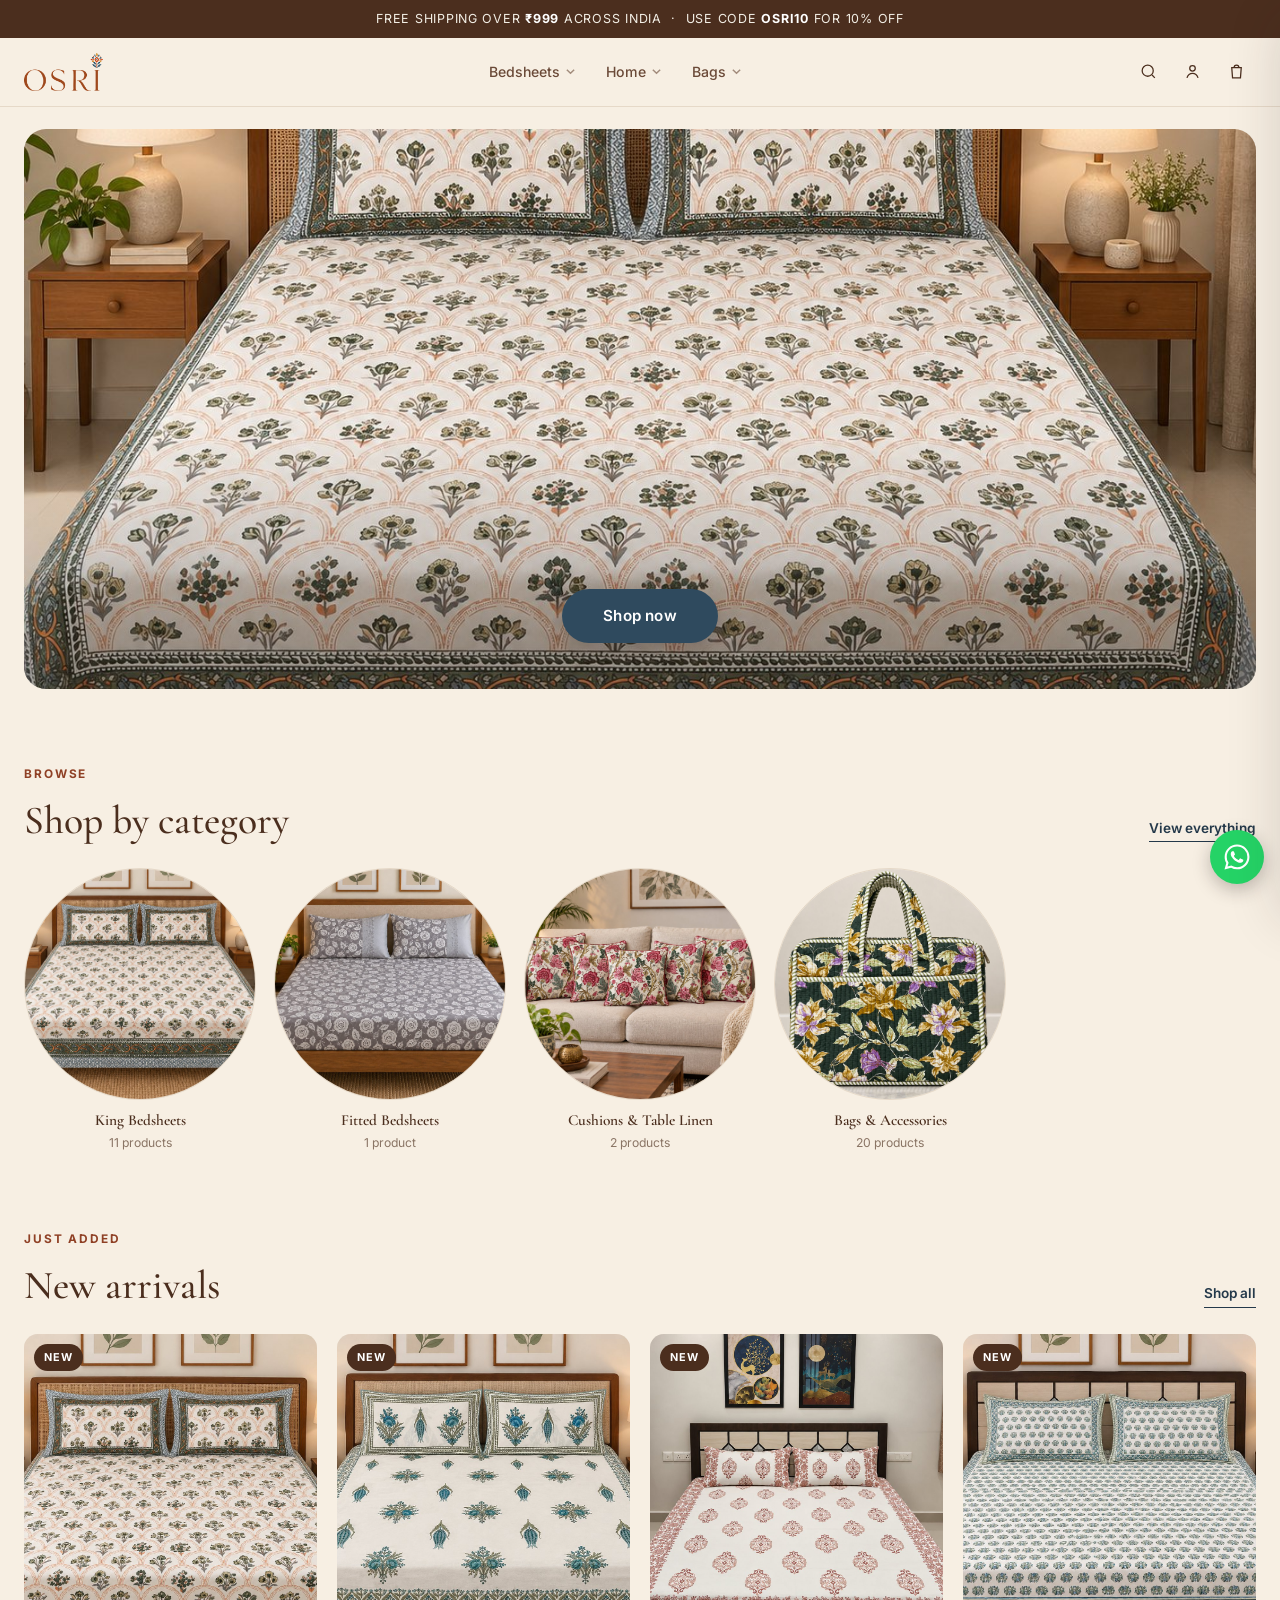
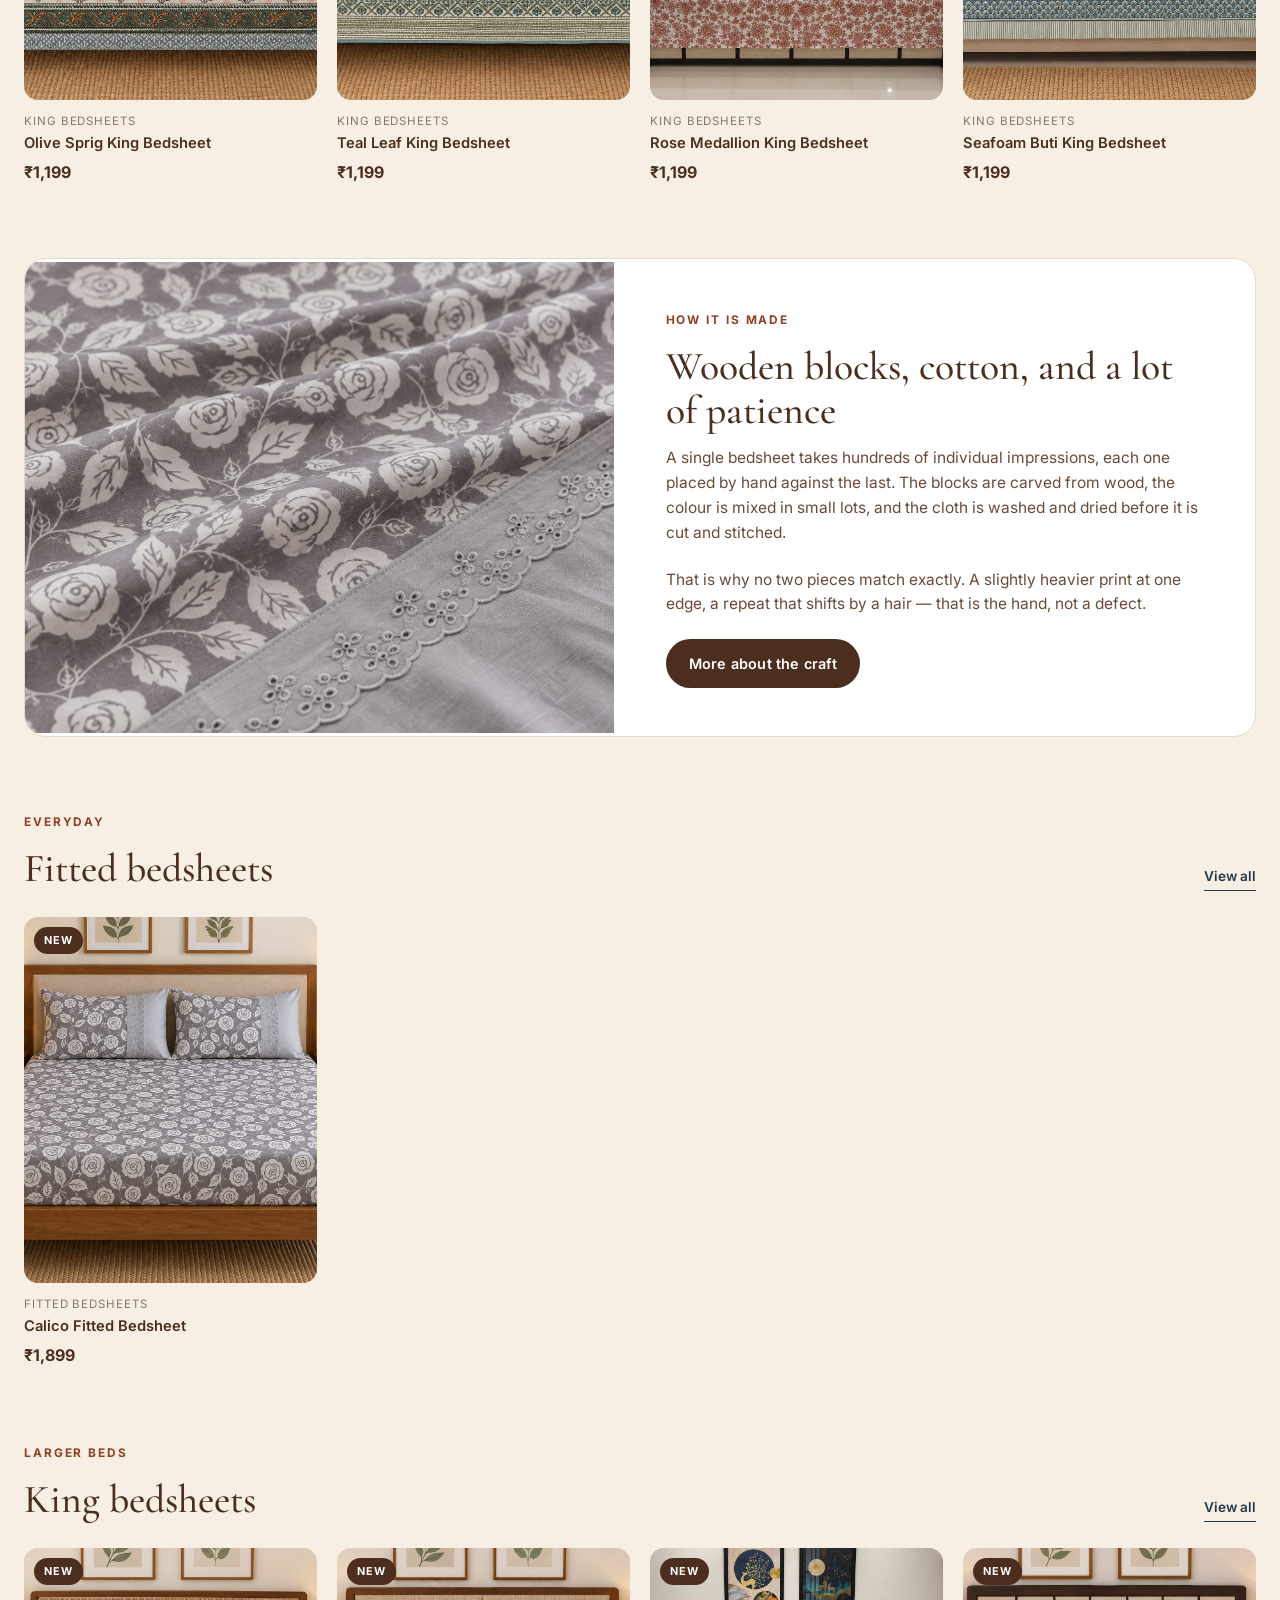
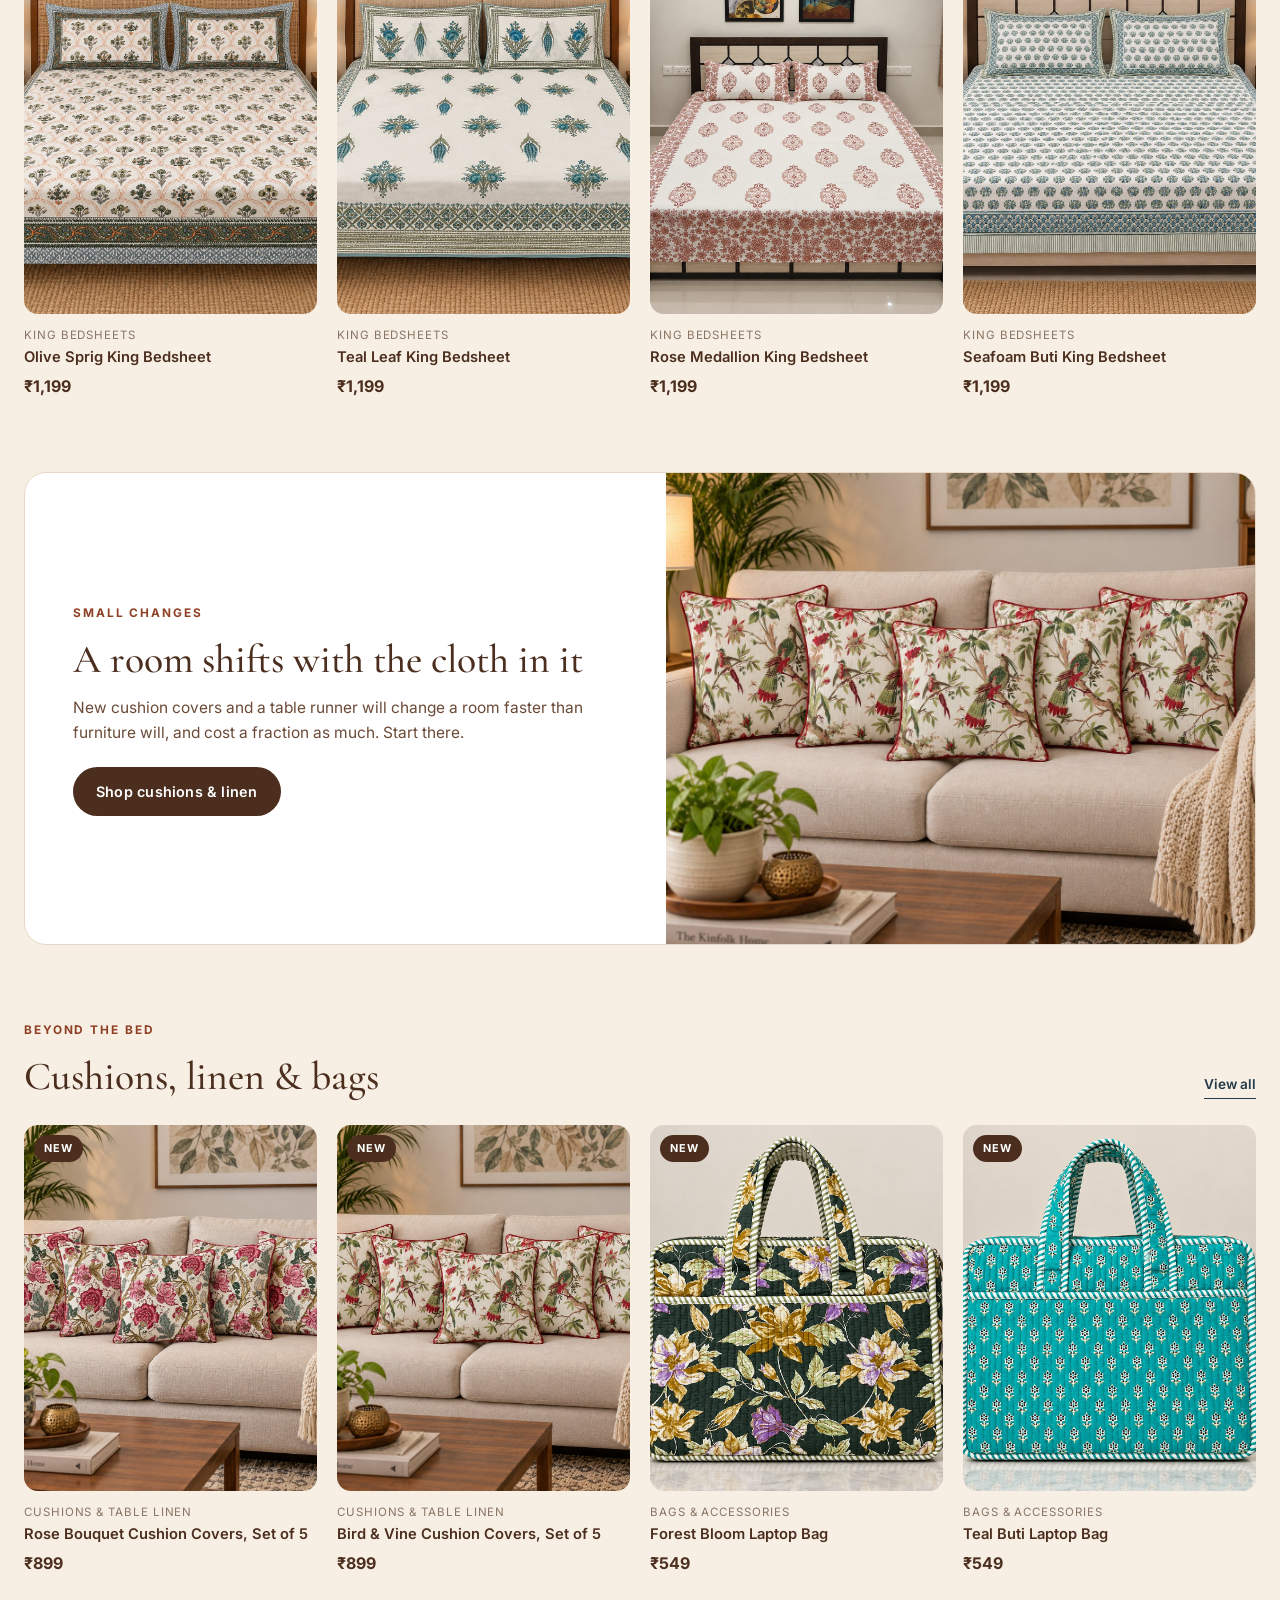
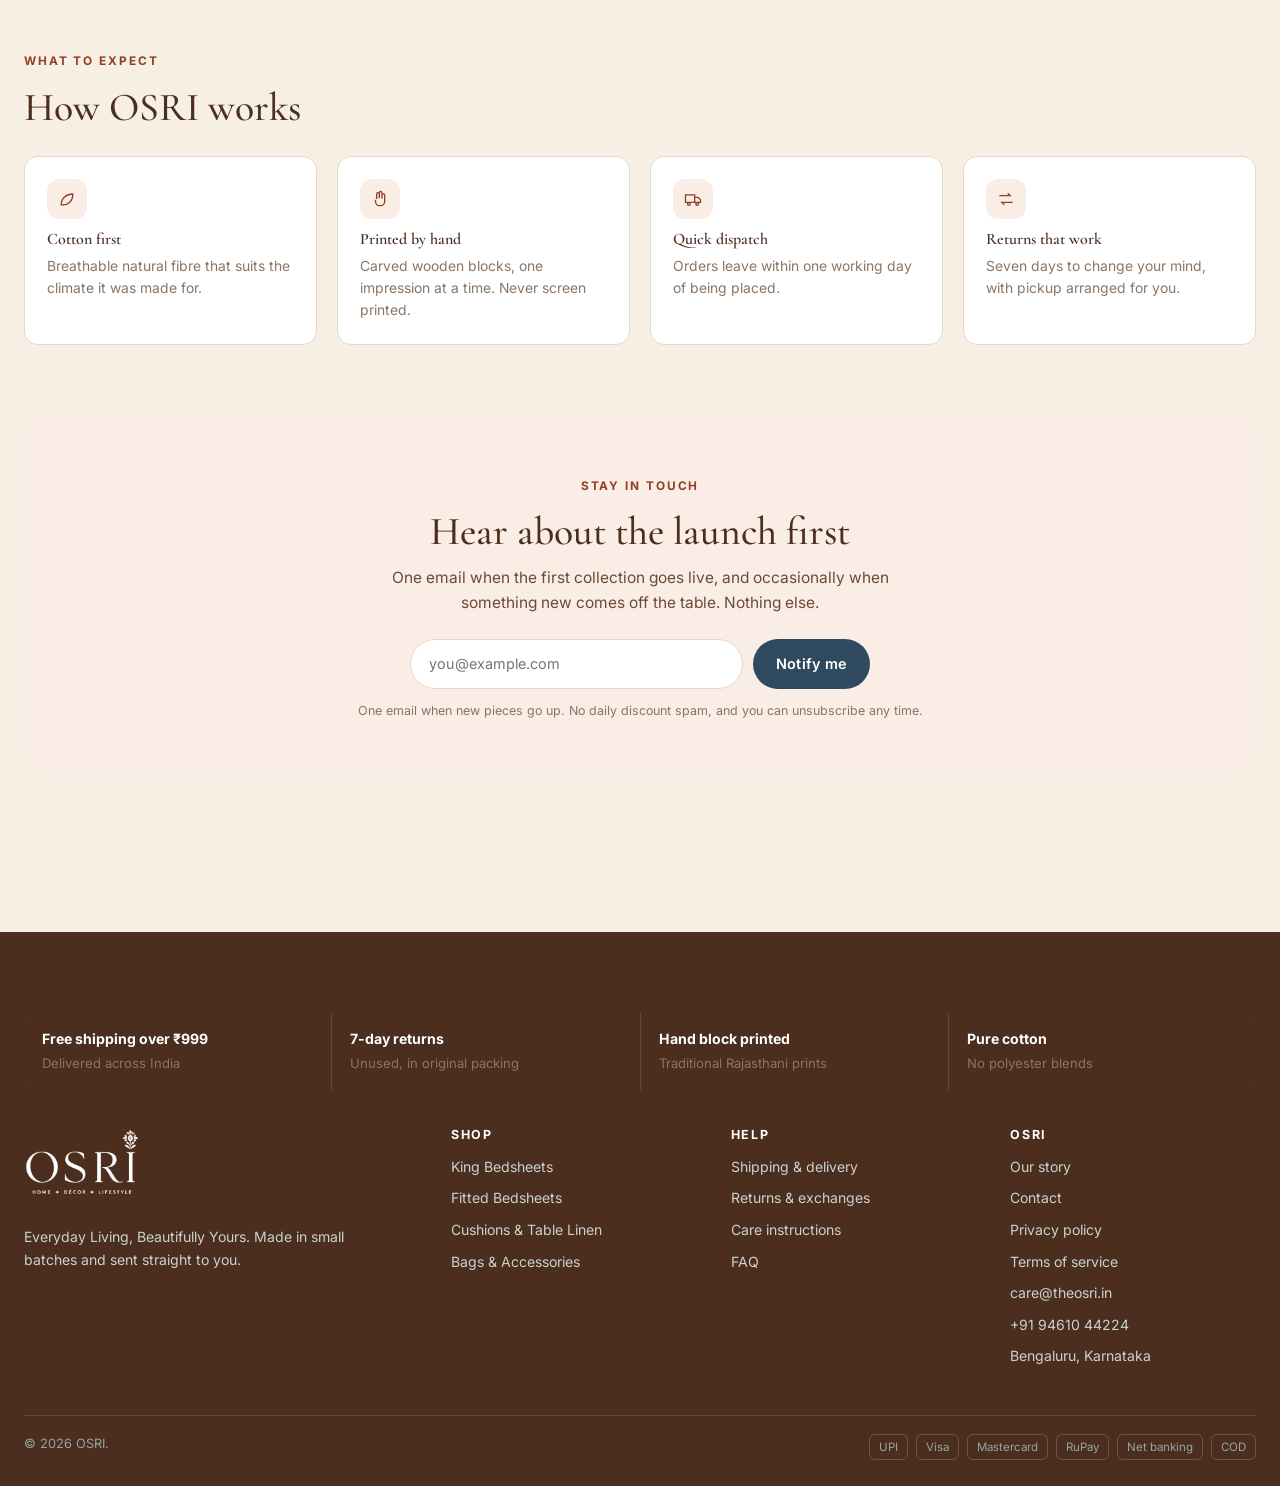
<file: index.html>
<!DOCTYPE html>
<html lang="en">
<head>
<meta charset="utf-8">
<meta name="viewport" content="width=device-width, initial-scale=1">
<title>OSRI — Home Textiles</title>
<meta name="description" content="OSRI brings Rajasthani hand block printed cotton — Sanganeri and Bagru prints — to everyday homes. Bedsheets, bedcovers, cushions, table linen and bags.">
<link rel="preconnect" href="https://fonts.googleapis.com">
<link rel="preconnect" href="https://fonts.gstatic.com" crossorigin>
<link href="https://fonts.googleapis.com/css2?family=Cormorant+Garamond:wght@500;600;700&family=Inter:wght@400;500;600;700&display=swap" rel="stylesheet">
<link rel="icon" href="assets/brand/favicon.ico" sizes="any">
<link rel="icon" type="image/svg+xml" href="assets/brand/osri-mark-square.svg">
<link rel="icon" type="image/png" href="assets/brand/osri-icon-192.png">
<link rel="apple-touch-icon" href="assets/brand/apple-touch-icon.png">
<meta name="theme-color" content="#B5522F">
<link rel="stylesheet" href="css/styles.css?v=12">
</head>
<body>

<a class="skip-link" href="#main">Skip to content</a>
<div id="site-header"></div>

<main id="main">

  <div class="wrap">
    <section class="hero hero--image">
      <img class="hero__bg" id="heroArt"
           alt="OSRI block printed cotton bedsheet on a made bed">
      <div class="hero__scrim"></div>
      <div class="hero__inner">
        <!-- The headline is hidden rather than deleted: a page with no H1 reads
             as untitled to search engines and screen readers. -->
        <h1 class="visually-hidden">
          OSRI — block printed cotton bedsheets, cushions, table linen and bags
        </h1>
        <a class="btn btn--primary hero__shop" href="collection.html?c=all">Shop now</a>
      </div>
    </section>

  </div>

  <section class="section">
    <div class="wrap">
      <div class="section__head">
        <div>
          <span class="eyebrow">Browse</span>
          <h2>Shop by category</h2>
        </div>
        <a class="link-more" href="collection.html?c=all">View everything</a>
      </div>
      <div class="cat-grid" id="catGrid"></div>
    </div>
  </section>

  <!-- Shown only while the catalog is empty -->
  <section class="section" id="preLaunch" hidden>
    <div class="wrap">
      <div class="coming-soon">
        <span class="eyebrow">The first collection</span>
        <h3>Still on the printing table</h3>
        <p>
          Nothing is listed yet. The categories above show what OSRI will carry —
          leave your email below and you will hear from us the day the first
          pieces go up.
        </p>
        <a class="btn btn--primary" href="#notify">Notify me at launch</a>
      </div>
    </div>
  </section>

  <section class="section">
    <div class="wrap">
      <div class="section__head">
        <div>
          <span class="eyebrow">Loved most</span>
          <h2>Bestsellers</h2>
        </div>
        <a class="link-more" href="collection.html?c=all">Shop all</a>
      </div>
      <div class="product-grid" id="railBestsellers"></div>
    </div>
  </section>

  <section class="section">
    <div class="wrap">
      <div class="section__head">
        <div>
          <span class="eyebrow">Just added</span>
          <h2>New arrivals</h2>
        </div>
        <a class="link-more" href="collection.html?c=all">Shop all</a>
      </div>
      <div class="product-grid" id="railNew"></div>
    </div>
  </section>

  <section class="section">
    <div class="wrap">
      <div class="story">
        <div class="story__media"><img id="storyArtA" alt="" loading="lazy"></div>
        <div class="story__body">
          <span class="eyebrow">How it is made</span>
          <h2>Wooden blocks, cotton, and a lot of patience</h2>
          <p>
            A single bedsheet takes hundreds of individual impressions, each one
            placed by hand against the last. The blocks are carved from wood, the
            colour is mixed in small lots, and the cloth is washed and dried before
            it is cut and stitched.
          </p>
          <p>
            That is why no two pieces match exactly. A slightly heavier print at
            one edge, a repeat that shifts by a hair — that is the hand, not a
            defect.
          </p>
          <a class="btn btn--dark" href="about.html">More about the craft</a>
        </div>
      </div>
    </div>
  </section>

  <section class="section">
    <div class="wrap">
      <div class="section__head">
        <div>
          <span class="eyebrow">Everyday</span>
          <h2>Fitted bedsheets</h2>
        </div>
        <a class="link-more" href="collection.html?c=bedsheets-fitted">View all</a>
      </div>
      <div class="product-grid" id="railBedding"></div>
    </div>
  </section>

  <section class="section">
    <div class="wrap">
      <div class="section__head">
        <div>
          <span class="eyebrow">Larger beds</span>
          <h2>King bedsheets</h2>
        </div>
        <a class="link-more" href="collection.html?c=bedsheets-king">View all</a>
      </div>
      <div class="product-grid" id="railQuilts"></div>
    </div>
  </section>

  <section class="section">
    <div class="wrap">
      <div class="story story--flip">
        <div class="story__media"><img id="storyArtB" alt="" loading="lazy"></div>
        <div class="story__body">
          <span class="eyebrow">Small changes</span>
          <h2>A room shifts with the cloth in it</h2>
          <p>
            New cushion covers and a table runner will change a room faster than
            furniture will, and cost a fraction as much. Start there.
          </p>
          <a class="btn btn--dark" href="collection.html?c=cushions-linen">Shop cushions &amp; linen</a>
        </div>
      </div>
    </div>
  </section>

  <section class="section">
    <div class="wrap">
      <div class="section__head">
        <div>
          <span class="eyebrow">Beyond the bed</span>
          <h2>Cushions, linen &amp; bags</h2>
        </div>
        <a class="link-more" href="collection.html?c=cushions-linen">View all</a>
      </div>
      <div class="product-grid" id="railCushions"></div>
    </div>
  </section>

  <section class="section">
    <div class="wrap">
      <div class="section__head">
        <div>
          <span class="eyebrow">What to expect</span>
          <h2>How OSRI works</h2>
        </div>
      </div>
      <div class="value-grid">
        <div class="value">
          <div class="value__icon"><svg viewBox="0 0 24 24"><path d="M5 19c0-8 6-13 14-13 0 8-5 14-14 13Z" fill="none" stroke="currentColor" stroke-width="1.6"/></svg></div>
          <h3>Cotton first</h3>
          <p>Breathable natural fibre that suits the climate it was made for.</p>
        </div>
        <div class="value">
          <div class="value__icon"><svg viewBox="0 0 24 24"><path d="M8 12V6a1.6 1.6 0 0 1 3.2 0v5M11.2 11V4.6a1.6 1.6 0 0 1 3.2 0V11M14.4 11.4V7.4a1.6 1.6 0 0 1 3.2 0V15a5 5 0 0 1-5 5h-1a5 5 0 0 1-5-5v-2" fill="none" stroke="currentColor" stroke-width="1.6"/></svg></div>
          <h3>Printed by hand</h3>
          <p>Carved wooden blocks, one impression at a time. Never screen printed.</p>
        </div>
        <div class="value">
          <div class="value__icon"><svg viewBox="0 0 24 24"><path d="M3 7h11v9H3zM14 10h4l3 3v3h-7z" fill="none" stroke="currentColor" stroke-width="1.6"/><circle cx="7" cy="18" r="1.6" fill="none" stroke="currentColor" stroke-width="1.6"/><circle cx="17" cy="18" r="1.6" fill="none" stroke="currentColor" stroke-width="1.6"/></svg></div>
          <h3>Quick dispatch</h3>
          <p>Orders leave within one working day of being placed.</p>
        </div>
        <div class="value">
          <div class="value__icon"><svg viewBox="0 0 24 24"><path d="M4 8h13l-3-3M20 16H7l3 3" fill="none" stroke="currentColor" stroke-width="1.6"/></svg></div>
          <h3>Returns that work</h3>
          <p>Seven days to change your mind, with pickup arranged for you.</p>
        </div>
      </div>
    </div>
  </section>

  <section class="section" id="notify">
    <div class="wrap">
      <div class="newsletter">
        <span class="eyebrow">Stay in touch</span>
        <h2>Hear about the launch first</h2>
        <p>One email when the first collection goes live, and occasionally when
           something new comes off the table. Nothing else.</p>
        <form id="newsletterForm">
          <input type="email" required placeholder="you@example.com" aria-label="Email address">
          <button class="btn btn--primary" type="submit">Notify me</button>
        </form>
        <small>One email when new pieces go up. No daily discount spam, and you can unsubscribe any time.</small>
      </div>
    </div>
  </section>

</main>

<div id="site-footer"></div>

<script src="js/patterns.js?v=12"></script>
<script src="js/data.js?v=12"></script>
<script src="js/ui.js?v=12"></script>
<script src="js/home.js?v=12"></script>
</body>
</html>
</file>
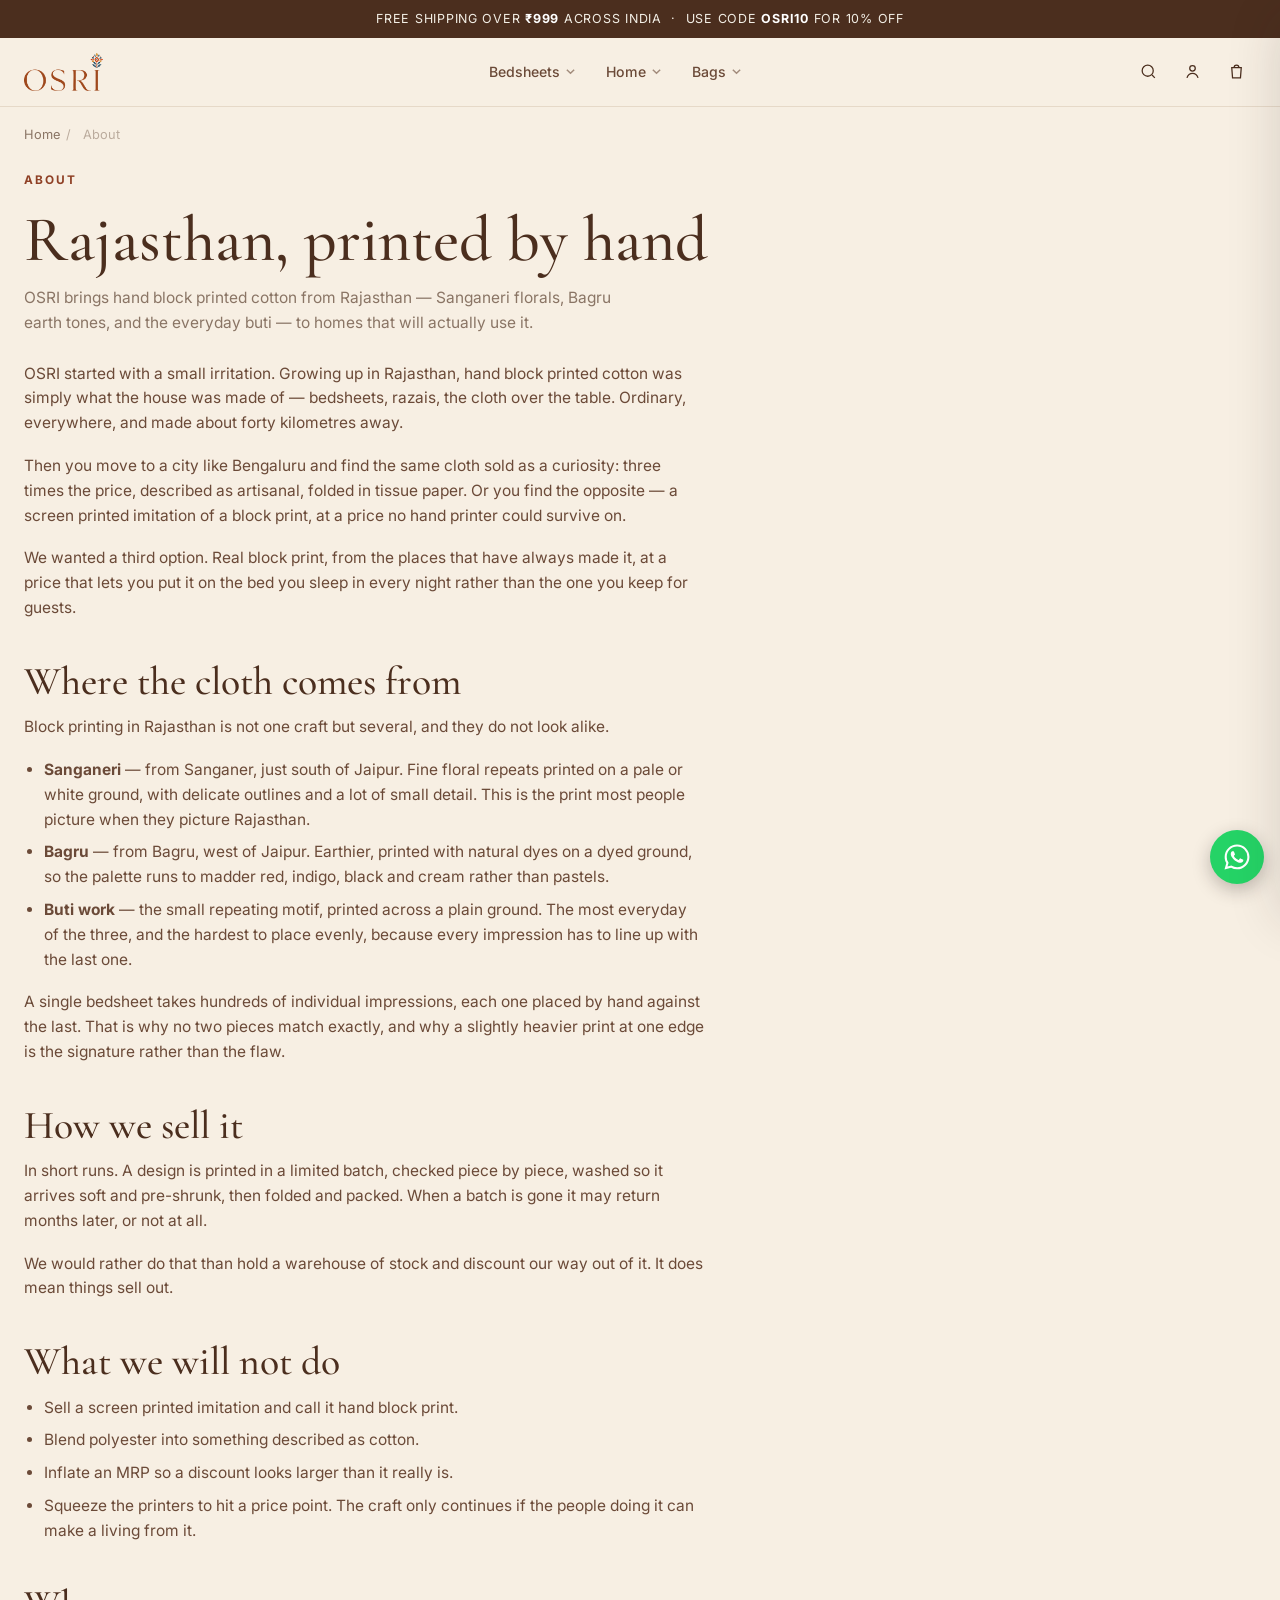
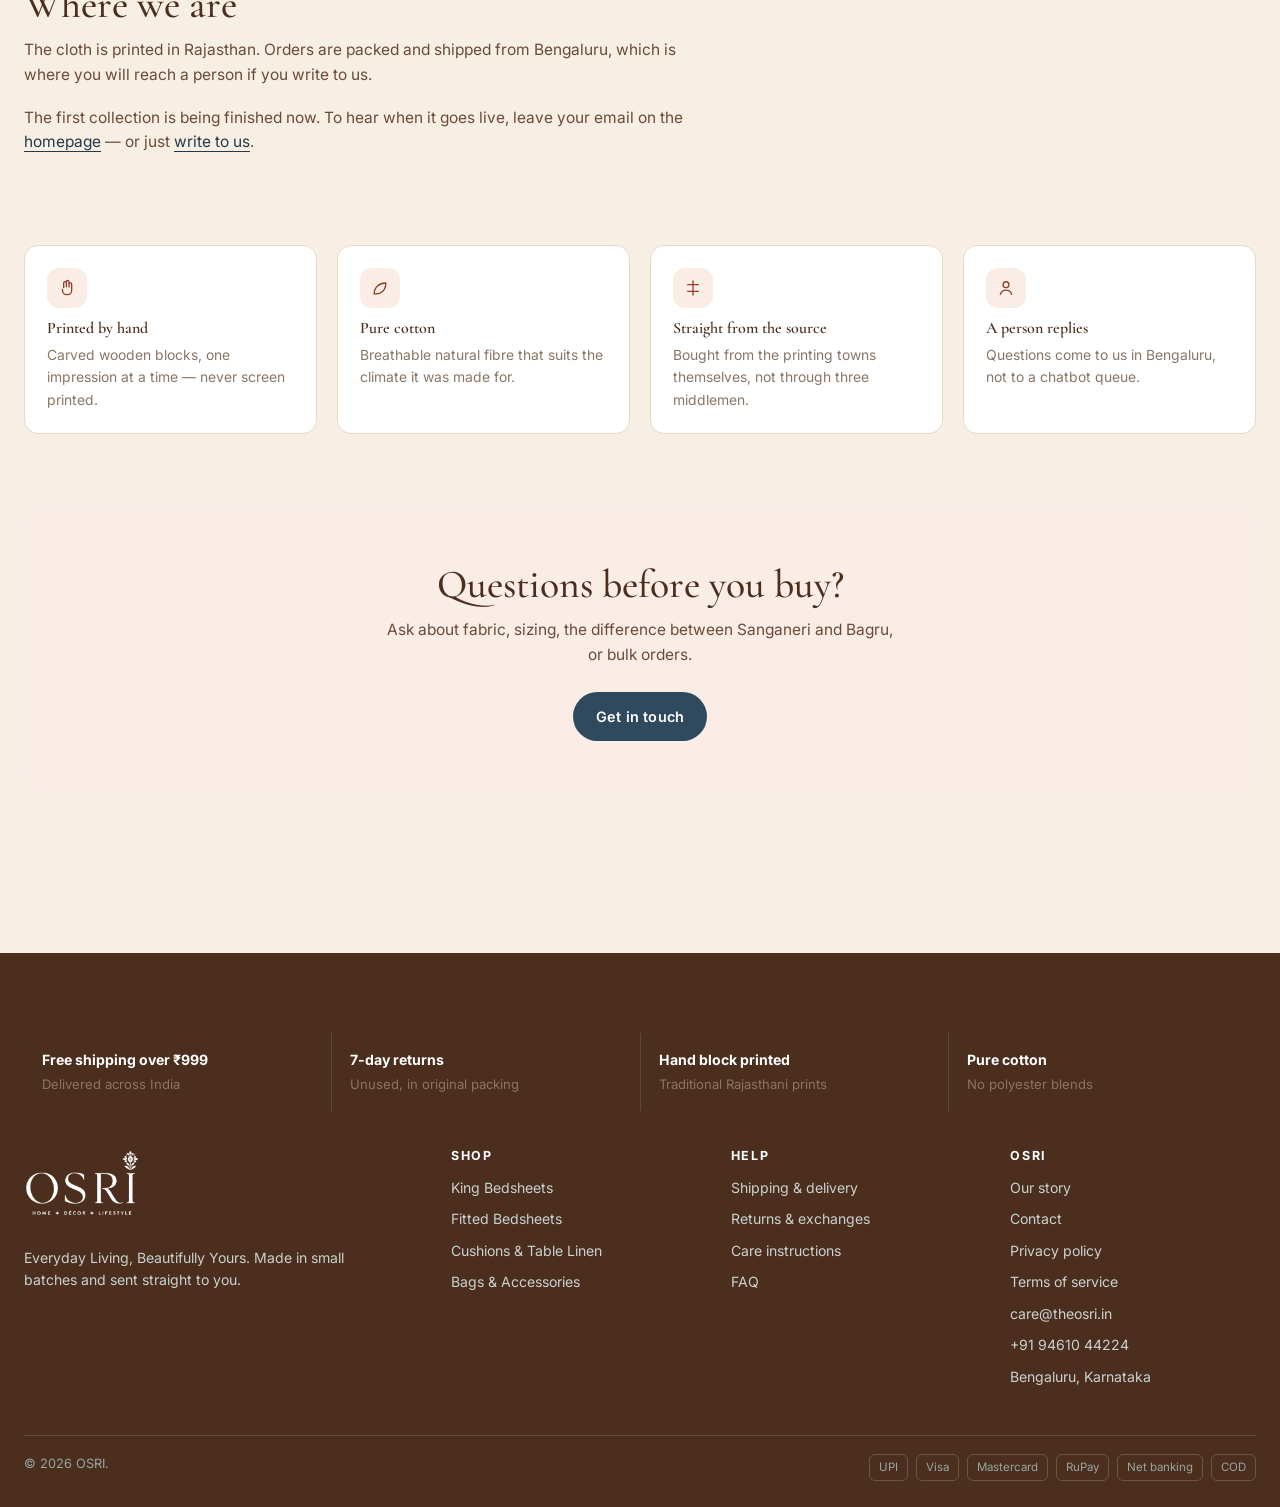
<file: about.html>
<!DOCTYPE html>
<html lang="en">
<head>
<meta charset="utf-8">
<meta name="viewport" content="width=device-width, initial-scale=1">
<title>About — OSRI</title>
<meta name="description" content="OSRI brings Rajasthani hand block printed cotton — Sanganeri and Bagru prints — to everyday homes.">
<link rel="preconnect" href="https://fonts.googleapis.com">
<link rel="preconnect" href="https://fonts.gstatic.com" crossorigin>
<link href="https://fonts.googleapis.com/css2?family=Cormorant+Garamond:wght@500;600;700&family=Inter:wght@400;500;600;700&display=swap" rel="stylesheet">
<link rel="icon" href="assets/brand/favicon.ico" sizes="any">
<link rel="icon" type="image/svg+xml" href="assets/brand/osri-mark-square.svg">
<link rel="icon" type="image/png" href="assets/brand/osri-icon-192.png">
<link rel="apple-touch-icon" href="assets/brand/apple-touch-icon.png">
<meta name="theme-color" content="#B5522F">
<link rel="stylesheet" href="css/styles.css?v=12">
</head>
<body>

<a class="skip-link" href="#main">Skip to content</a>
<div id="site-header"></div>

<main id="main">
  <div class="wrap">

    <nav class="crumbs" aria-label="Breadcrumb">
      <a href="index.html">Home</a><span>/</span><span>About</span>
    </nav>

    <header class="page-head">
      <span class="eyebrow">About</span>
      <h1>Rajasthan, printed by hand</h1>
      <p>OSRI brings hand block printed cotton from Rajasthan — Sanganeri florals,
         Bagru earth tones, and the everyday buti — to homes that will actually use it.</p>
    </header>

    <!-- ============================================================
         The craft context below is accurate. The personal details are
         deliberately left open — add your own specifics where marked,
         because that is the part no competitor can copy.
         ============================================================ -->

    <div class="prose">
      <p>
        OSRI started with a small irritation. Growing up in Rajasthan, hand block
        printed cotton was simply what the house was made of — bedsheets, razais,
        the cloth over the table. Ordinary, everywhere, and made about forty
        kilometres away.
      </p>
      <p>
        Then you move to a city like Bengaluru and find the same cloth sold as a
        curiosity: three times the price, described as artisanal, folded in tissue
        paper. Or you find the opposite — a screen printed imitation of a block
        print, at a price no hand printer could survive on.
      </p>
      <p>
        We wanted a third option. Real block print, from the places that have
        always made it, at a price that lets you put it on the bed you sleep in
        every night rather than the one you keep for guests.
      </p>

      <!-- NOTE FOR OSRI (not shown to customers): the page reads complete as it
           stands, but the strongest thing you can add is two or three specific
           sentences of your own — which town or district you are from, what your
           family used, when you decided to start OSRI. That is the part no
           competitor can copy. Drop it in as a <p> above this comment. -->

      <h2>Where the cloth comes from</h2>
      <p>
        Block printing in Rajasthan is not one craft but several, and they do not
        look alike.
      </p>
      <ul>
        <li>
          <strong>Sanganeri</strong> — from Sanganer, just south of Jaipur. Fine
          floral repeats printed on a pale or white ground, with delicate outlines
          and a lot of small detail. This is the print most people picture when
          they picture Rajasthan.
        </li>
        <li>
          <strong>Bagru</strong> — from Bagru, west of Jaipur. Earthier, printed
          with natural dyes on a dyed ground, so the palette runs to madder red,
          indigo, black and cream rather than pastels.
        </li>
        <li>
          <strong>Buti work</strong> — the small repeating motif, printed across a
          plain ground. The most everyday of the three, and the hardest to place
          evenly, because every impression has to line up with the last one.
        </li>
      </ul>
      <p>
        A single bedsheet takes hundreds of individual impressions, each one placed
        by hand against the last. That is why no two pieces match exactly, and why
        a slightly heavier print at one edge is the signature rather than the flaw.
      </p>

      <h2>How we sell it</h2>
      <p>
        In short runs. A design is printed in a limited batch, checked piece by
        piece, washed so it arrives soft and pre-shrunk, then folded and packed.
        When a batch is gone it may return months later, or not at all.
      </p>
      <p>
        We would rather do that than hold a warehouse of stock and discount our way
        out of it. It does mean things sell out.
      </p>

      <h2>What we will not do</h2>
      <ul>
        <li>Sell a screen printed imitation and call it hand block print.</li>
        <li>Blend polyester into something described as cotton.</li>
        <li>Inflate an MRP so a discount looks larger than it really is.</li>
        <li>Squeeze the printers to hit a price point. The craft only continues
            if the people doing it can make a living from it.</li>
      </ul>

      <h2>Where we are</h2>
      <p>
        The cloth is printed in Rajasthan. Orders are packed and shipped from
        Bengaluru, which is where you will reach a person if you write to us.
      </p>
      <p>
        The first collection is being finished now. To hear when it goes live,
        leave your email on the <a href="index.html#notify">homepage</a> — or just
        <a href="contact.html">write to us</a>.
      </p>
    </div>

    <section class="section">
      <div class="value-grid">
        <div class="value">
          <div class="value__icon"><svg viewBox="0 0 24 24"><path d="M8 12V6a1.6 1.6 0 0 1 3.2 0v5M11.2 11V4.6a1.6 1.6 0 0 1 3.2 0V11M14.4 11.4V7.4a1.6 1.6 0 0 1 3.2 0V15a5 5 0 0 1-5 5h-1a5 5 0 0 1-5-5v-2" fill="none" stroke="currentColor" stroke-width="1.6"/></svg></div>
          <h3>Printed by hand</h3>
          <p>Carved wooden blocks, one impression at a time — never screen printed.</p>
        </div>
        <div class="value">
          <div class="value__icon"><svg viewBox="0 0 24 24"><path d="M5 19c0-8 6-13 14-13 0 8-5 14-14 13Z" fill="none" stroke="currentColor" stroke-width="1.6"/></svg></div>
          <h3>Pure cotton</h3>
          <p>Breathable natural fibre that suits the climate it was made for.</p>
        </div>
        <div class="value">
          <div class="value__icon"><svg viewBox="0 0 24 24"><path d="M12 3v18M5 8h14M5 16h14" fill="none" stroke="currentColor" stroke-width="1.6"/></svg></div>
          <h3>Straight from the source</h3>
          <p>Bought from the printing towns themselves, not through three middlemen.</p>
        </div>
        <div class="value">
          <div class="value__icon"><svg viewBox="0 0 24 24"><circle cx="12" cy="8" r="3.5" fill="none" stroke="currentColor" stroke-width="1.6"/><path d="M5 20c1.2-3.6 4-5.5 7-5.5s5.8 1.9 7 5.5" fill="none" stroke="currentColor" stroke-width="1.6"/></svg></div>
          <h3>A person replies</h3>
          <p>Questions come to us in Bengaluru, not to a chatbot queue.</p>
        </div>
      </div>
    </section>

    <section class="section">
      <div class="newsletter">
        <h2>Questions before you buy?</h2>
        <p>Ask about fabric, sizing, the difference between Sanganeri and Bagru,
           or bulk orders.</p>
        <a class="btn btn--primary" href="contact.html">Get in touch</a>
      </div>
    </section>

  </div>
</main>

<div id="site-footer"></div>

<script src="js/patterns.js?v=12"></script>
<script src="js/data.js?v=12"></script>
<script src="js/ui.js?v=12"></script>
</body>
</html>
</file>
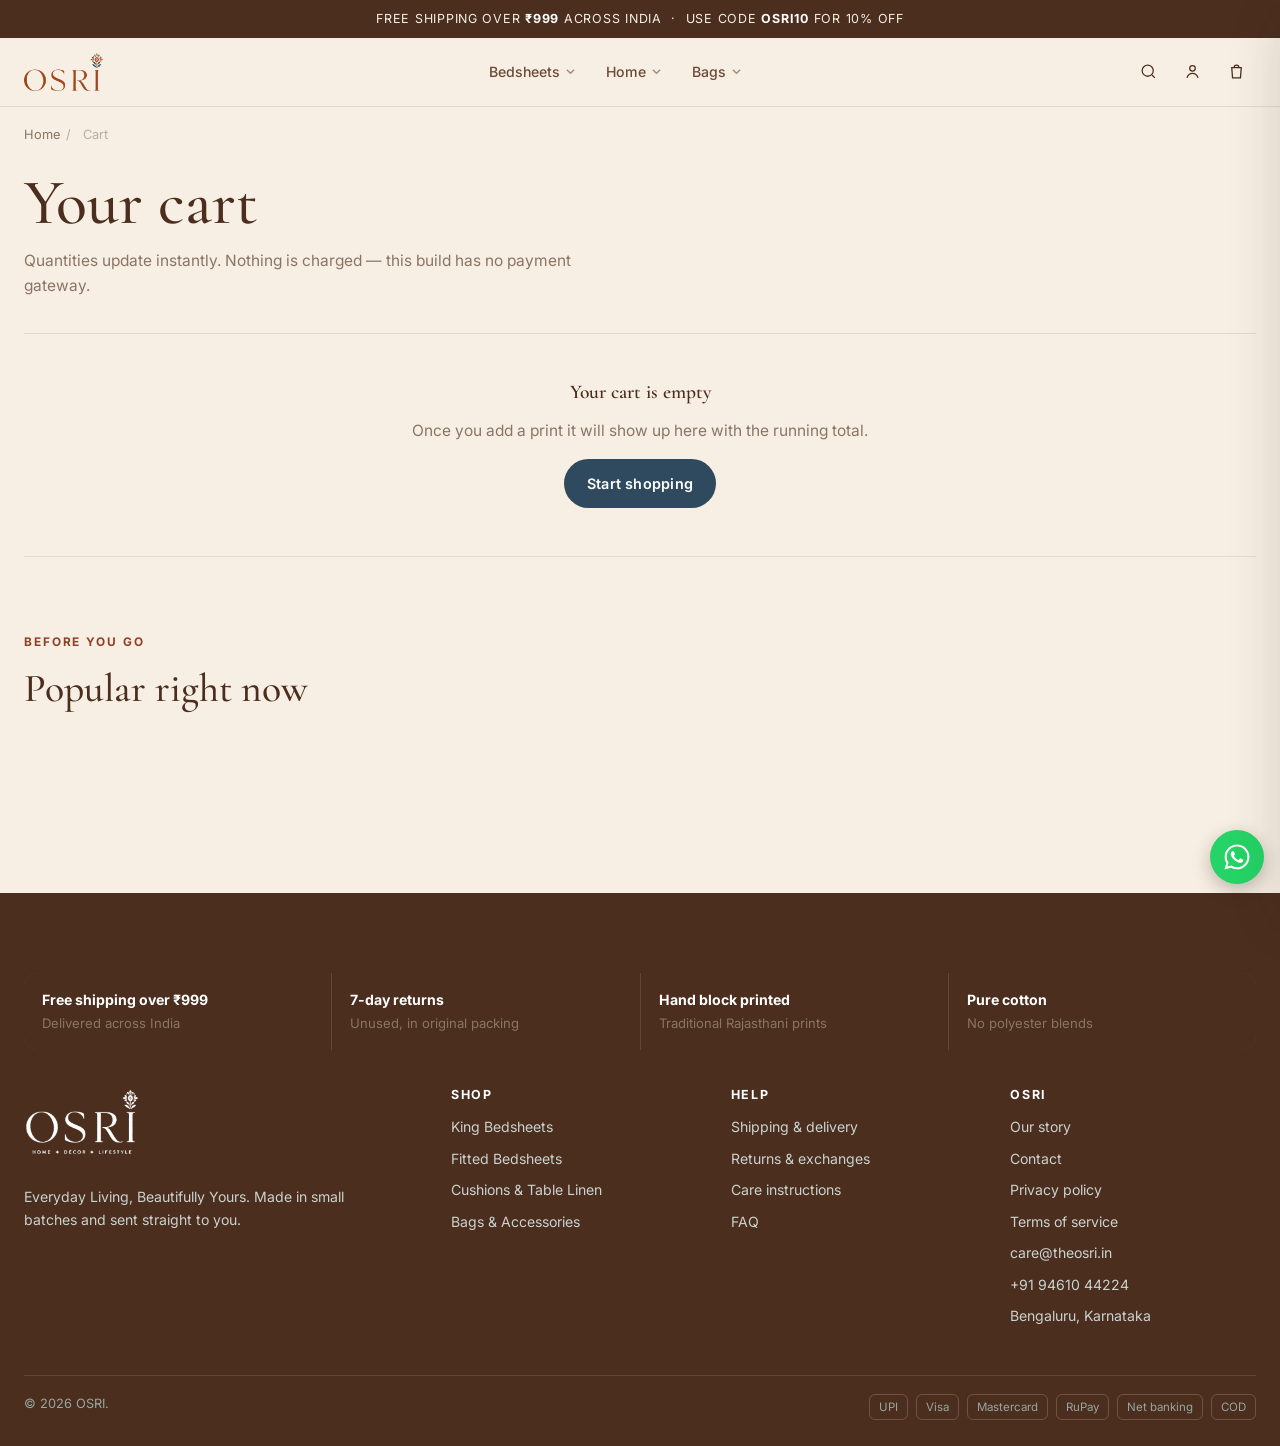
<file: cart.html>
<!DOCTYPE html>
<html lang="en">
<head>
<meta charset="utf-8">
<meta name="viewport" content="width=device-width, initial-scale=1">
<title>Cart — OSRI</title>
<meta name="robots" content="noindex">
<link rel="preconnect" href="https://fonts.googleapis.com">
<link rel="preconnect" href="https://fonts.gstatic.com" crossorigin>
<link href="https://fonts.googleapis.com/css2?family=Cormorant+Garamond:wght@500;600;700&family=Inter:wght@400;500;600;700&display=swap" rel="stylesheet">
<link rel="icon" href="assets/brand/favicon.ico" sizes="any">
<link rel="icon" type="image/svg+xml" href="assets/brand/osri-mark-square.svg">
<link rel="icon" type="image/png" href="assets/brand/osri-icon-192.png">
<link rel="apple-touch-icon" href="assets/brand/apple-touch-icon.png">
<meta name="theme-color" content="#B5522F">
<link rel="stylesheet" href="css/styles.css?v=12">
</head>
<body>

<a class="skip-link" href="#main">Skip to content</a>
<div id="site-header"></div>

<main id="main">
  <div class="wrap">

    <nav class="crumbs" aria-label="Breadcrumb">
      <a href="index.html">Home</a><span>/</span><span>Cart</span>
    </nav>

    <header class="page-head">
      <h1>Your cart</h1>
      <p>Quantities update instantly. Nothing is charged — this build has no payment gateway.</p>
    </header>

    <div class="cart-layout" id="cartLayout">
      <div class="cart-lines" id="cartLines"></div>

      <aside class="summary" id="cartSummary">
        <h2>Order summary</h2>
        <div id="summaryBody"></div>

        <form class="promo" id="promoForm">
          <input id="promoInput" type="text" placeholder="Discount code" aria-label="Discount code">
          <button class="btn btn--light btn--sm" type="submit">Apply</button>
        </form>
        <div class="note" id="promoNote"></div>

        <button class="btn btn--primary btn--block" id="checkoutBtn" style="margin-top:16px">
          Checkout &amp; pay by UPI
        </button>
        <button class="btn btn--dark btn--block" id="whatsappBtn" style="margin-top:10px">
          Order on WhatsApp
        </button>
        <a class="btn btn--light btn--block" href="collection.html?c=all" style="margin-top:10px">
          Continue shopping
        </a>
      </aside>
    </div>

    <section class="section">
      <div class="section__head">
        <div>
          <span class="eyebrow">Before you go</span>
          <h2>Popular right now</h2>
        </div>
      </div>
      <div class="product-grid" id="relatedGrid"></div>
    </section>

  </div>
</main>

<div id="site-footer"></div>

<script src="js/patterns.js?v=12"></script>
<script src="js/data.js?v=12"></script>
<script src="js/ui.js?v=12"></script>
<script src="js/cart.js?v=12"></script>
</body>
</html>
</file>
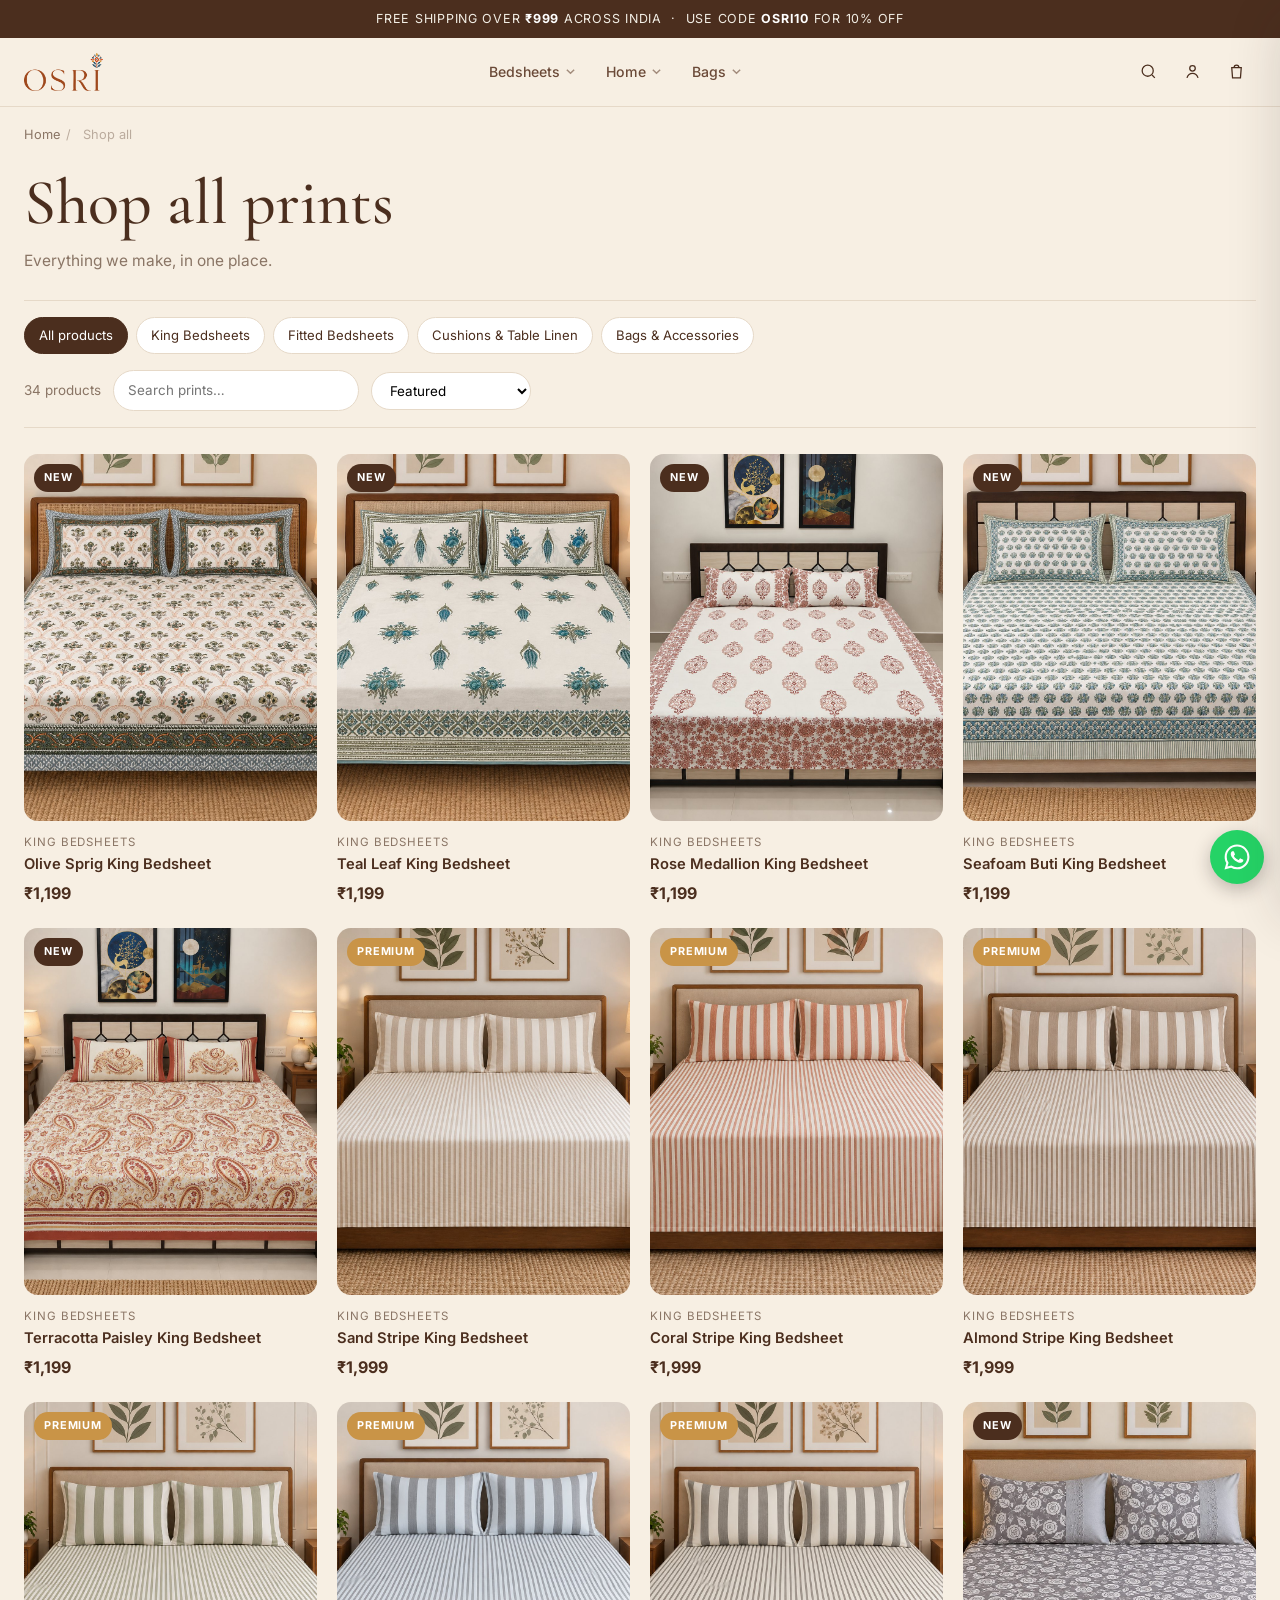
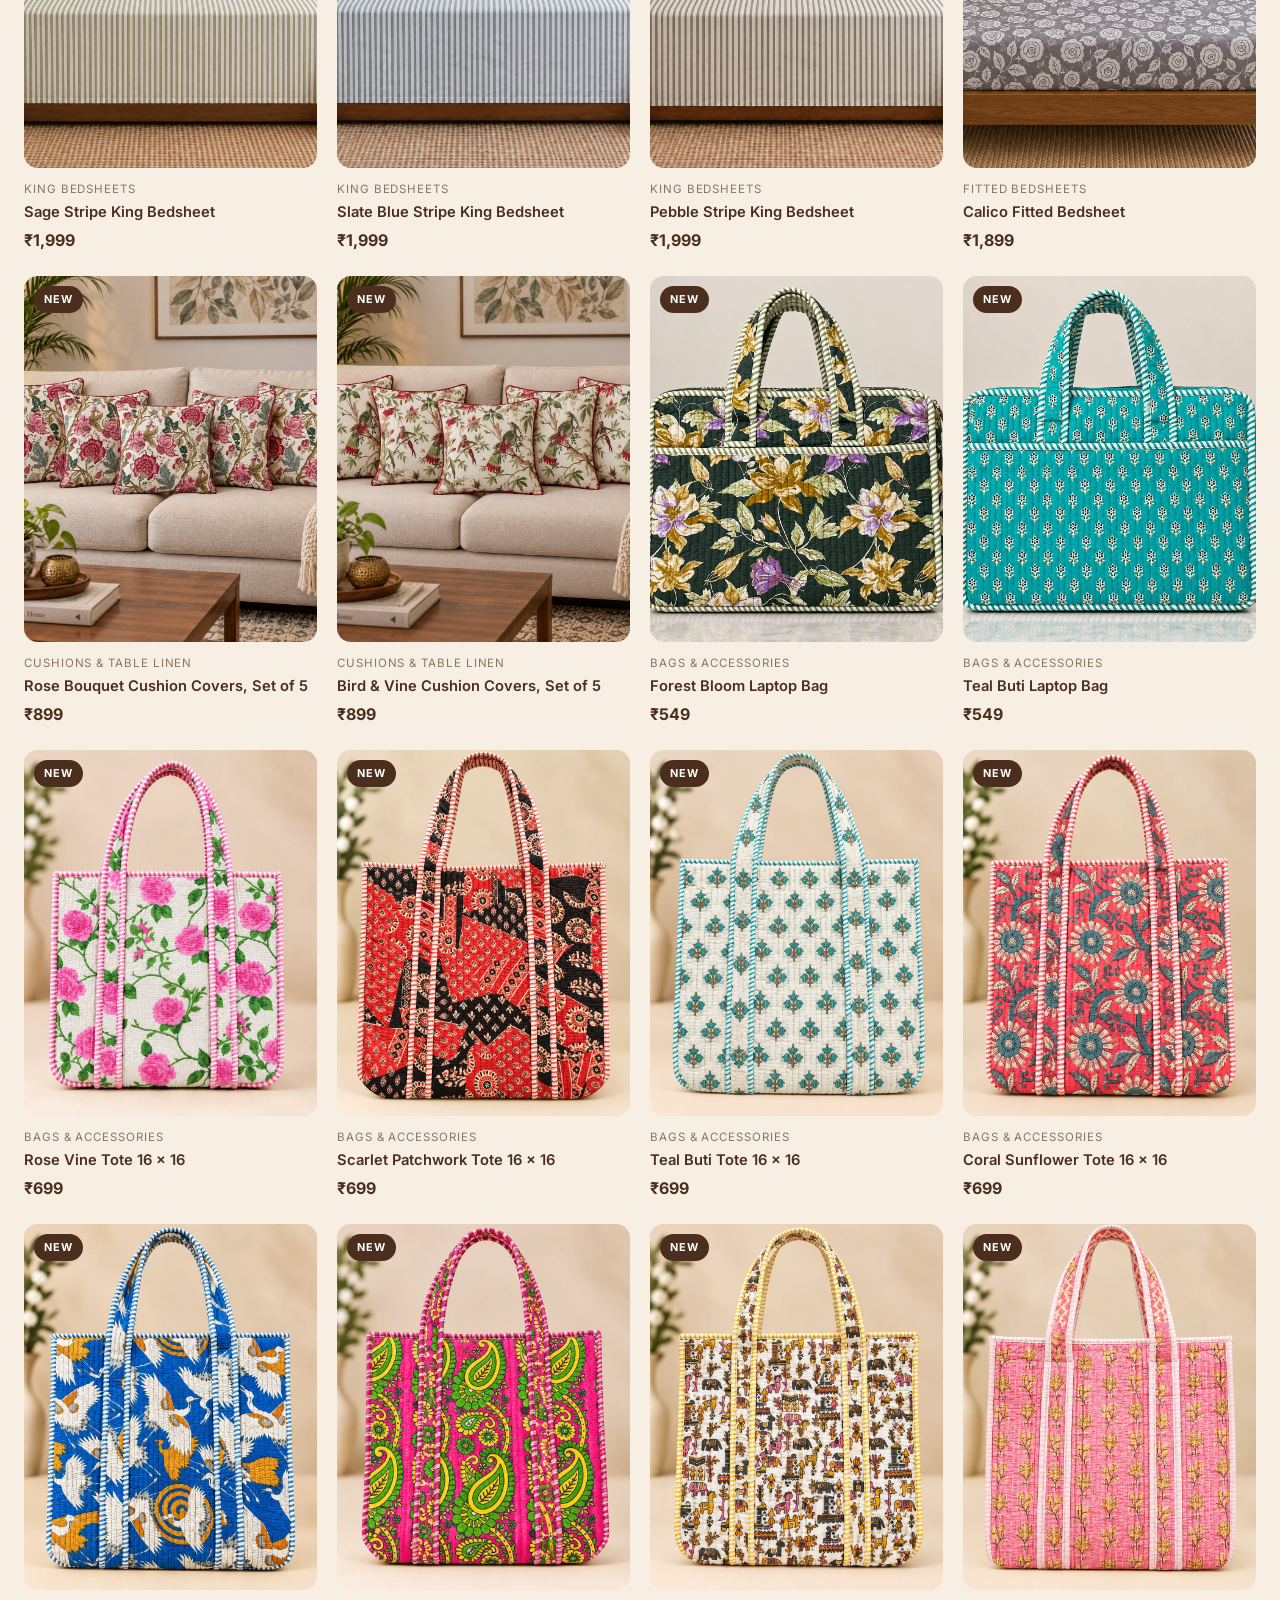
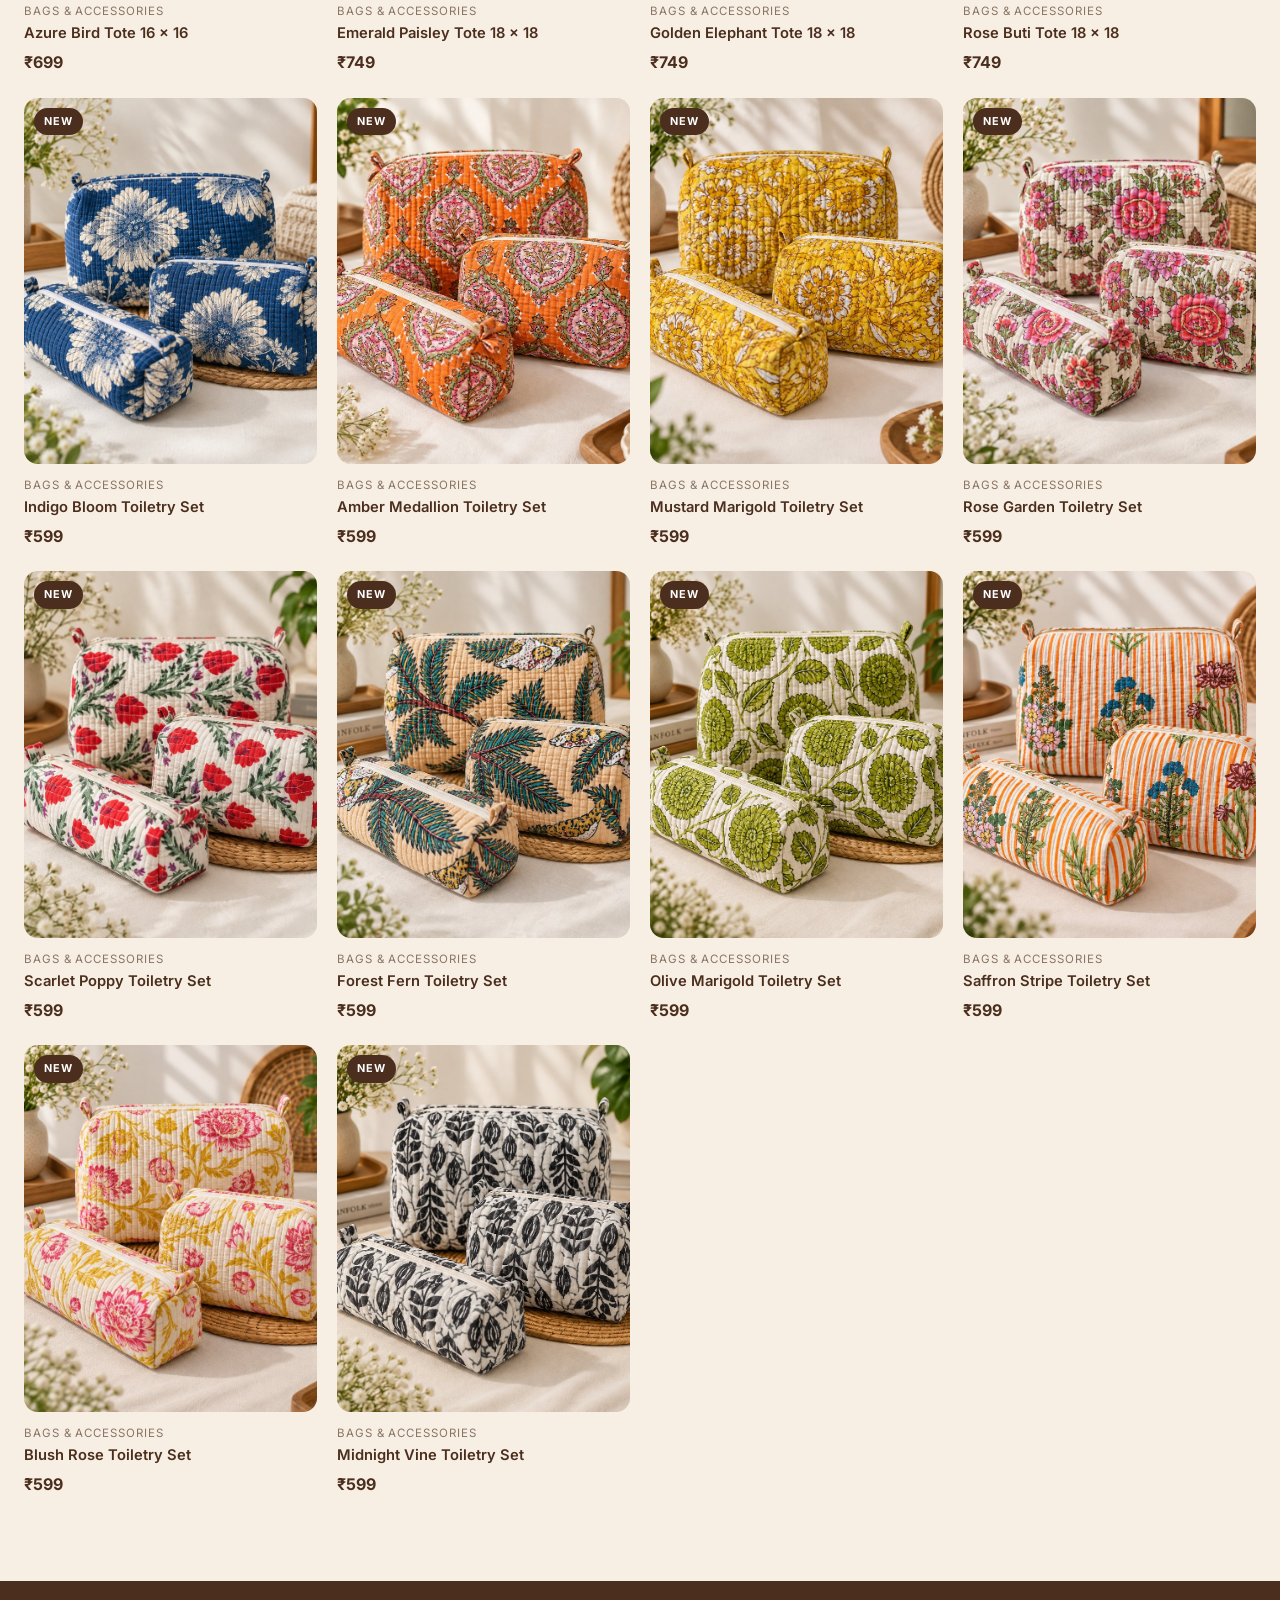
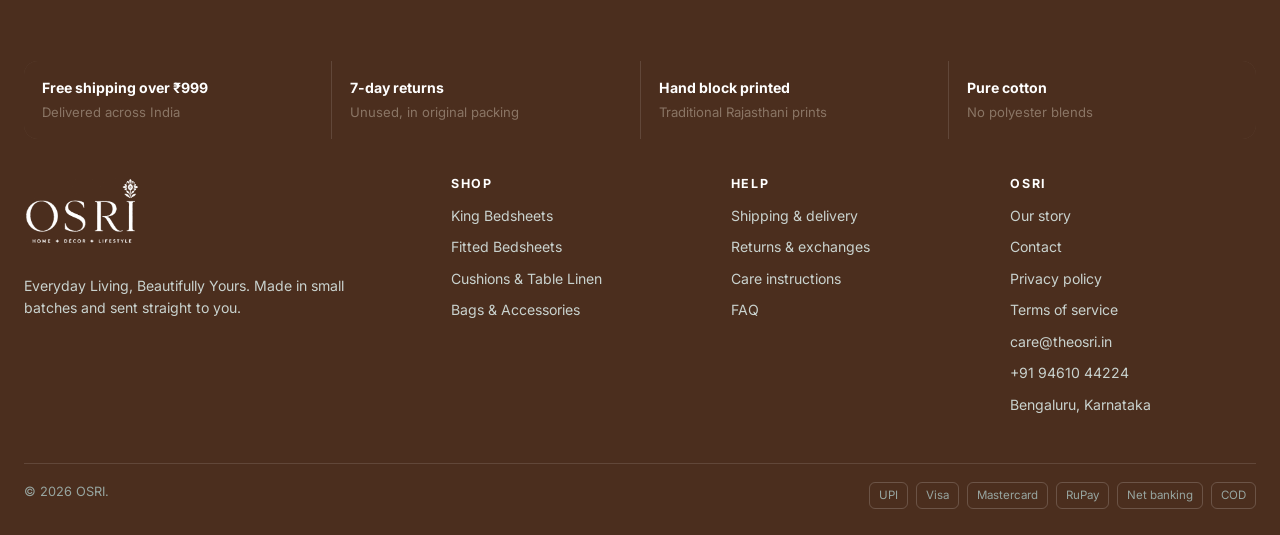
<file: collection.html>
<!DOCTYPE html>
<html lang="en">
<head>
<meta charset="utf-8">
<meta name="viewport" content="width=device-width, initial-scale=1">
<title>Shop — OSRI</title>
<meta name="description" content="Browse OSRI cotton bedsheets, bedcovers, cushions, table linen and bags.">
<link rel="preconnect" href="https://fonts.googleapis.com">
<link rel="preconnect" href="https://fonts.gstatic.com" crossorigin>
<link href="https://fonts.googleapis.com/css2?family=Cormorant+Garamond:wght@500;600;700&family=Inter:wght@400;500;600;700&display=swap" rel="stylesheet">
<link rel="icon" href="assets/brand/favicon.ico" sizes="any">
<link rel="icon" type="image/svg+xml" href="assets/brand/osri-mark-square.svg">
<link rel="icon" type="image/png" href="assets/brand/osri-icon-192.png">
<link rel="apple-touch-icon" href="assets/brand/apple-touch-icon.png">
<meta name="theme-color" content="#B5522F">
<link rel="stylesheet" href="css/styles.css?v=12">
</head>
<body>

<a class="skip-link" href="#main">Skip to content</a>
<div id="site-header"></div>

<main id="main">
  <div class="wrap">

    <nav class="crumbs" aria-label="Breadcrumb">
      <a href="index.html">Home</a><span>/</span><span id="crumbCurrent">Shop</span>
    </nav>

    <header class="page-head">
      <h1 id="collTitle">Shop</h1>
      <p id="collBlurb"></p>
    </header>

    <div class="toolbar">
      <div class="chips" id="chips"></div>
      <div style="display:flex;align-items:center;gap:12px;flex-wrap:wrap">
        <span class="result-count" id="resultCount"></span>
        <input class="select" id="searchInput" type="search" placeholder="Search prints…" aria-label="Search products" style="min-width:180px">
        <label class="visually-hidden" for="sortSelect">Sort by</label>
        <select class="select" id="sortSelect">
          <option value="featured">Featured</option>
          <option value="price-asc">Price: low to high</option>
          <option value="price-desc">Price: high to low</option>
          <option value="discount">Biggest discount</option>
          <option value="rating">Top rated</option>
        </select>
      </div>
    </div>

    <div class="product-grid" id="collGrid"></div>

  </div>
</main>

<div id="site-footer"></div>

<script src="js/patterns.js?v=12"></script>
<script src="js/data.js?v=12"></script>
<script src="js/ui.js?v=12"></script>
<script src="js/collection.js?v=12"></script>
</body>
</html>
</file>
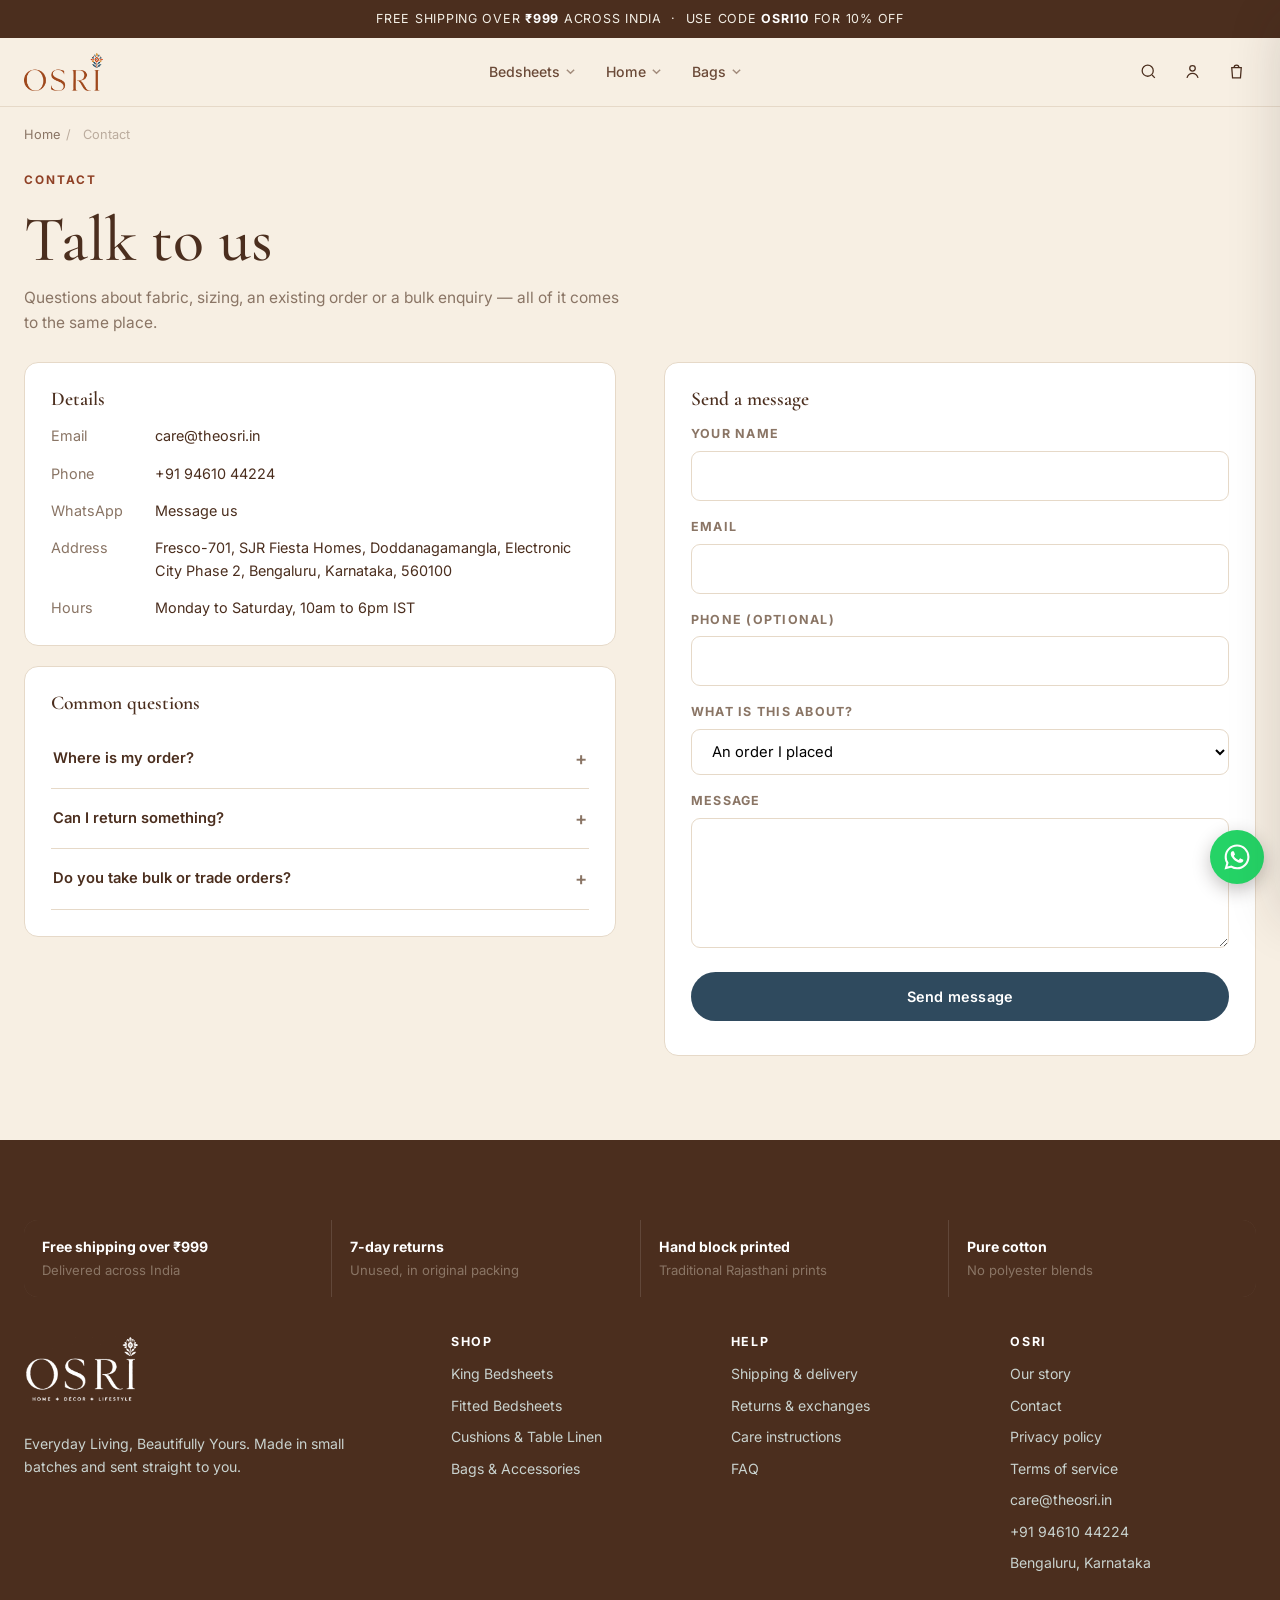
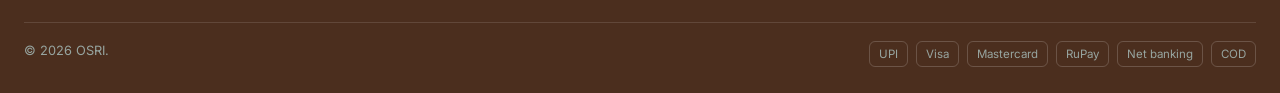
<file: contact.html>
<!DOCTYPE html>
<html lang="en">
<head>
<meta charset="utf-8">
<meta name="viewport" content="width=device-width, initial-scale=1">
<title>Contact — OSRI</title>
<meta name="description" content="Get in touch with OSRI about orders, fabric, sizing or bulk enquiries.">
<link rel="preconnect" href="https://fonts.googleapis.com">
<link rel="preconnect" href="https://fonts.gstatic.com" crossorigin>
<link href="https://fonts.googleapis.com/css2?family=Cormorant+Garamond:wght@500;600;700&family=Inter:wght@400;500;600;700&display=swap" rel="stylesheet">
<link rel="icon" href="assets/brand/favicon.ico" sizes="any">
<link rel="icon" type="image/svg+xml" href="assets/brand/osri-mark-square.svg">
<link rel="icon" type="image/png" href="assets/brand/osri-icon-192.png">
<link rel="apple-touch-icon" href="assets/brand/apple-touch-icon.png">
<meta name="theme-color" content="#B5522F">
<link rel="stylesheet" href="css/styles.css?v=12">
</head>
<body>

<a class="skip-link" href="#main">Skip to content</a>
<div id="site-header"></div>

<main id="main">
  <div class="wrap">

    <nav class="crumbs" aria-label="Breadcrumb">
      <a href="index.html">Home</a><span>/</span><span>Contact</span>
    </nav>

    <header class="page-head">
      <span class="eyebrow">Contact</span>
      <h1>Talk to us</h1>
      <p>Questions about fabric, sizing, an existing order or a bulk enquiry —
         all of it comes to the same place.</p>
    </header>

    <div class="contact-layout">

      <div>
        <div class="contact-card">
          <h3>Details</h3>
          <div class="contact-list" id="contactDetails"></div>
          <div id="contactSocial" style="margin-top:18px;display:flex;gap:8px;flex-wrap:wrap"></div>
        </div>

        <div class="contact-card" style="margin-top:20px">
          <h3>Common questions</h3>
          <div class="accordion" style="margin-top:0;border-top:0">
            <details>
              <summary>Where is my order?</summary>
              <div class="acc-body">
                Tracking is emailed when the parcel leaves us. If it has been more
                than four working days since that email, send us the order number.
              </div>
            </details>
            <details>
              <summary>Can I return something?</summary>
              <div class="acc-body">
                Within seven days of delivery, unused and in its original packing.
                Full terms are on the <a href="policies.html#returns">policies page</a>.
              </div>
            </details>
            <details>
              <summary>Do you take bulk or trade orders?</summary>
              <div class="acc-body">
                Yes — for hotels, homestays, gifting and resale. Tell us quantities
                and rough timelines and we will send pricing.
              </div>
            </details>
          </div>
        </div>
      </div>

      <div class="contact-card">
        <h3>Send a message</h3>
        <form id="contactForm" novalidate>
          <div class="form-row">
            <label for="cName">Your name</label>
            <input id="cName" name="name" type="text" required autocomplete="name">
          </div>
          <div class="form-row">
            <label for="cEmail">Email</label>
            <input id="cEmail" name="email" type="email" required autocomplete="email">
          </div>
          <div class="form-row">
            <label for="cPhone">Phone (optional)</label>
            <input id="cPhone" name="phone" type="tel" autocomplete="tel">
          </div>
          <div class="form-row">
            <label for="cTopic">What is this about?</label>
            <select id="cTopic" name="topic">
              <option>An order I placed</option>
              <option>Product or fabric question</option>
              <option>Returns or exchange</option>
              <option>Bulk / trade enquiry</option>
              <option>Something else</option>
            </select>
          </div>
          <div class="form-row">
            <label for="cMessage">Message</label>
            <textarea id="cMessage" name="message" required></textarea>
          </div>
          <button class="btn btn--primary btn--block" type="submit">Send message</button>
          <div class="note" id="contactNote"></div>
        </form>
      </div>

    </div>

  </div>
</main>

<div id="site-footer"></div>

<script src="js/patterns.js?v=12"></script>
<script src="js/data.js?v=12"></script>
<script src="js/ui.js?v=12"></script>
<script src="js/contact.js?v=12"></script>
</body>
</html>
</file>
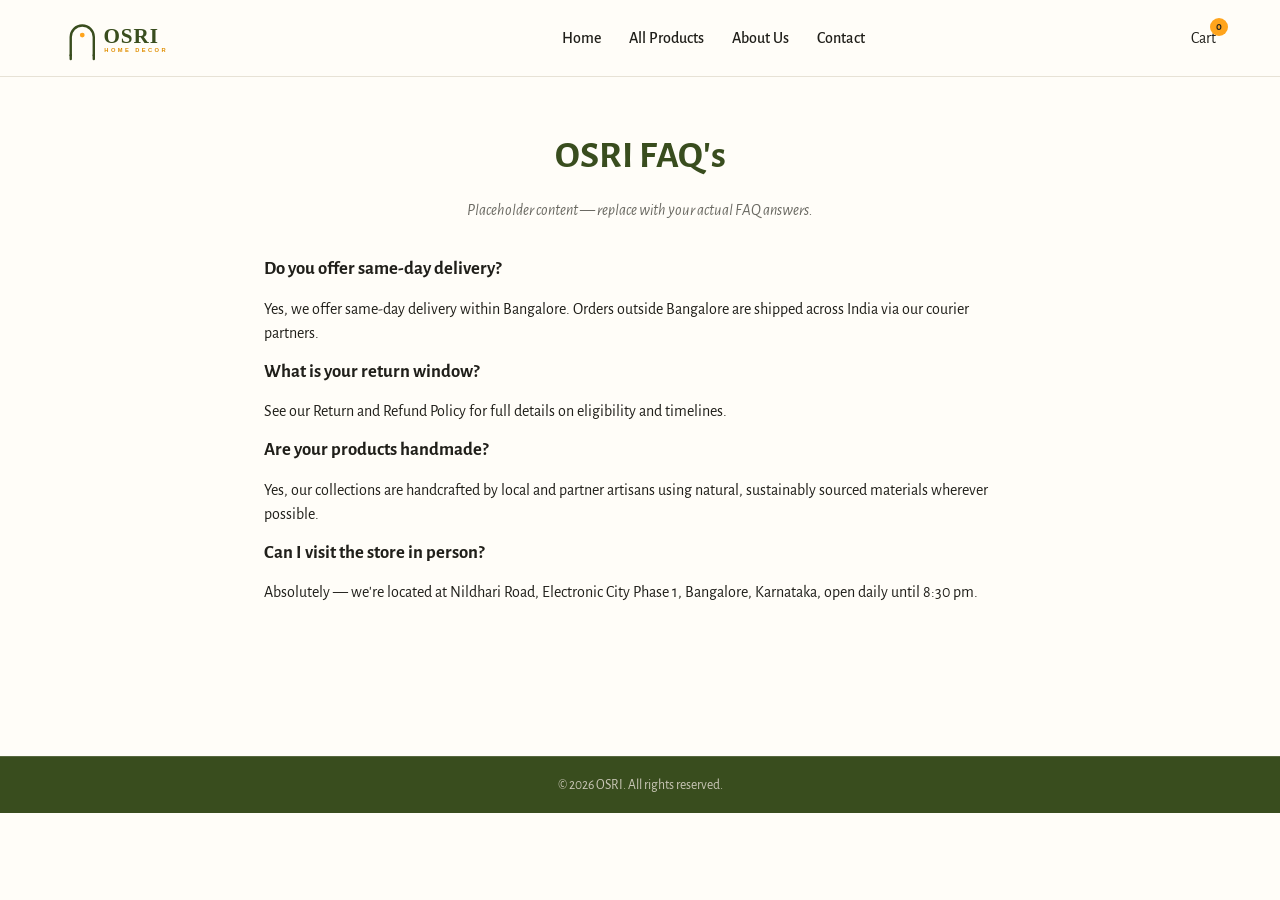
<file: faq.html>
<!DOCTYPE html>
<html lang="en">
<head>
<meta charset="UTF-8" />
<meta name="viewport" content="width=device-width, initial-scale=1.0" />
<title>FAQ | OSRI</title>
<link rel="stylesheet" href="css/style.css" />
</head>
<body>

<header class="site-header">
  <div class="header-inner">
    <a href="index.html" class="logo"><img src="assets/img/osri-logo.svg" alt="OSRI" /></a>
    <button class="nav-toggle" aria-label="Toggle menu">&#9776;</button>
    <nav>
      <ul class="main-nav">
        <li><a href="index.html">Home</a></li>
        <li><a href="collections.html">All Products</a></li>
        <li><a href="about.html">About Us</a></li>
        <li><a href="contact.html">Contact</a></li>
      </ul>
    </nav>
    <div class="header-actions">
      <a href="cart.html" class="icon-link">Cart <span class="cart-badge" data-cart-count>0</span></a>
    </div>
  </div>
</header>

<section class="section">
  <div class="container" style="max-width:800px;">
    <div class="section-heading">
      <h2>OSRI FAQ's</h2>
      <p style="color:var(--color-text-muted);font-style:italic;">Placeholder content &mdash; replace with your actual FAQ answers.</p>
    </div>
    <div>
      <h3>Do you offer same-day delivery?</h3>
      <p>Yes, we offer same-day delivery within Bangalore. Orders outside Bangalore are shipped across India via our courier partners.</p>
      <h3>What is your return window?</h3>
      <p>See our Return and Refund Policy for full details on eligibility and timelines.</p>
      <h3>Are your products handmade?</h3>
      <p>Yes, our collections are handcrafted by local and partner artisans using natural, sustainably sourced materials wherever possible.</p>
      <h3>Can I visit the store in person?</h3>
      <p>Absolutely — we're located at Nildhari Road, Electronic City Phase 1, Bangalore, Karnataka, open daily until 8:30 pm.</p>
    </div>
  </div>
</section>

<footer class="site-footer">
  <div class="footer-bottom">&copy; 2026 OSRI. All rights reserved.</div>
</footer>

<script src="js/products.js"></script>
<script src="js/cart.js"></script>
<script src="js/main.js"></script>
</body>
</html>
</file>
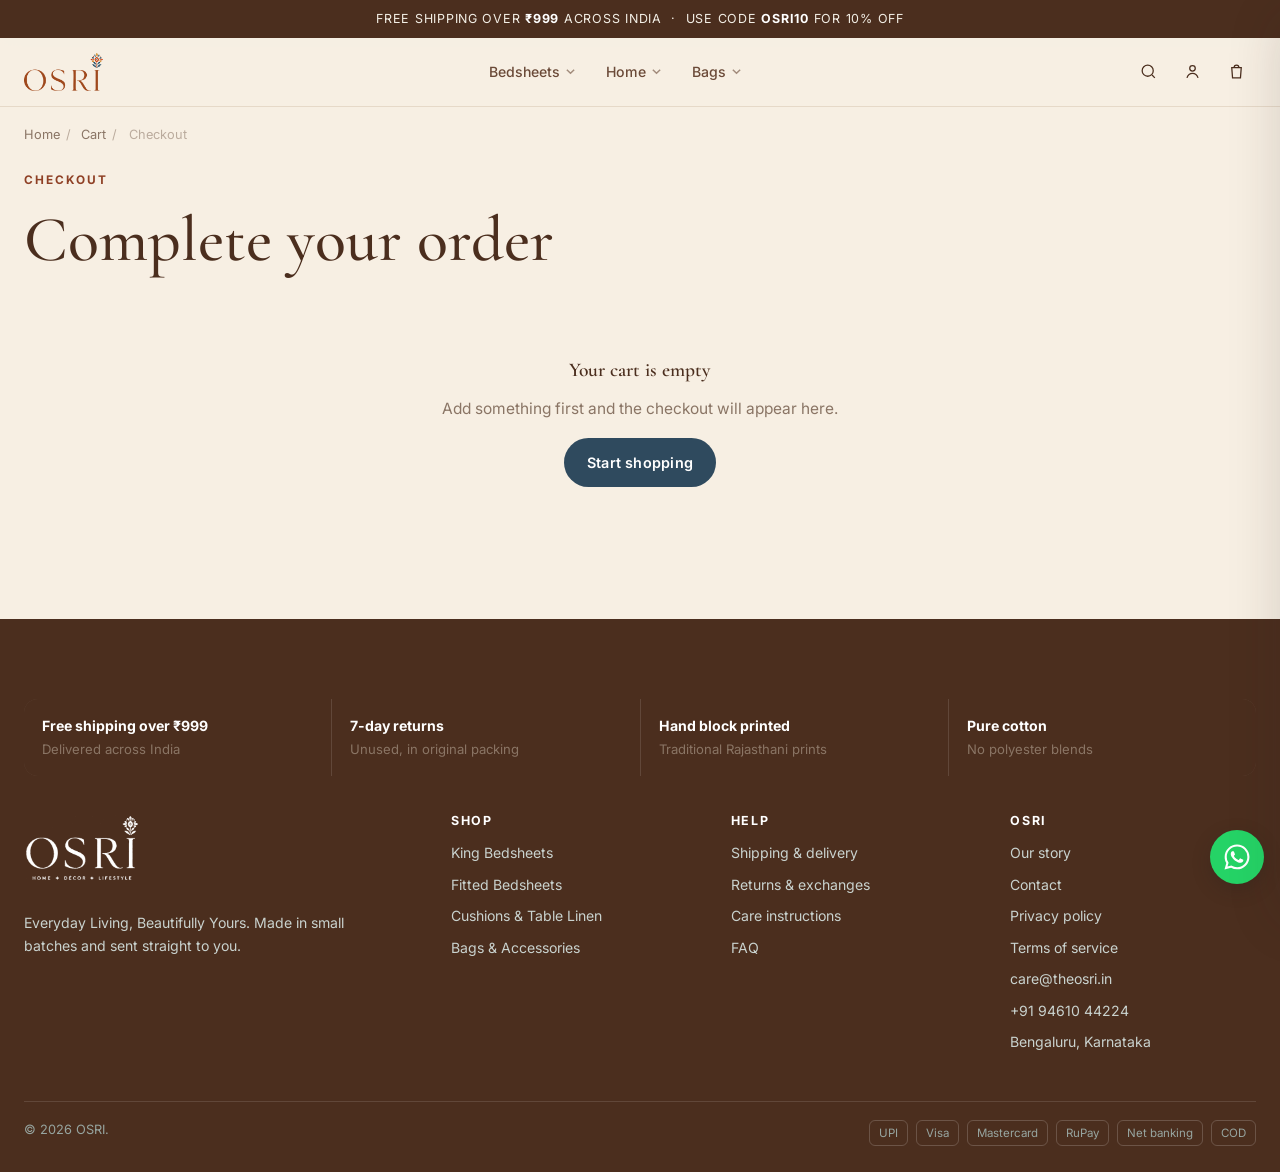
<file: order.html>
<!DOCTYPE html>
<html lang="en">
<head>
<meta charset="utf-8">
<meta name="viewport" content="width=device-width, initial-scale=1">
<title>Checkout — OSRI</title>
<meta name="robots" content="noindex">
<link rel="preconnect" href="https://fonts.googleapis.com">
<link rel="preconnect" href="https://fonts.gstatic.com" crossorigin>
<link href="https://fonts.googleapis.com/css2?family=Cormorant+Garamond:wght@500;600;700&family=Inter:wght@400;500;600;700&display=swap" rel="stylesheet">
<link rel="icon" href="assets/brand/favicon.ico" sizes="any">
<link rel="icon" type="image/svg+xml" href="assets/brand/osri-mark-square.svg">
<link rel="icon" type="image/png" href="assets/brand/osri-icon-192.png">
<link rel="apple-touch-icon" href="assets/brand/apple-touch-icon.png">
<meta name="theme-color" content="#B5522F">
<link rel="stylesheet" href="css/styles.css?v=12">
</head>
<body>

<a class="skip-link" href="#main">Skip to content</a>
<div id="site-header"></div>

<main id="main">
  <div class="wrap">

    <nav class="crumbs" aria-label="Breadcrumb">
      <a href="index.html">Home</a><span>/</span>
      <a href="cart.html">Cart</a><span>/</span><span>Checkout</span>
    </nav>

    <header class="page-head">
      <span class="eyebrow">Checkout</span>
      <h1>Complete your order</h1>
      <p id="dispatchNote"></p>
    </header>

    <div class="checkout" id="checkoutRoot">

      <div>
        <!-- Step 1 -->
        <section class="step">
          <div class="step__head">
            <span class="step__num">1</span>
            <h2>Delivery details</h2>
          </div>
          <div class="contact-card">
            <div class="form-row">
              <label for="fName">Full name</label>
              <input id="fName" type="text" autocomplete="name" required>
            </div>
            <div class="form-row">
              <label for="fPhone">Mobile number</label>
              <input id="fPhone" type="tel" inputmode="numeric" autocomplete="tel" placeholder="10-digit number" required>
            </div>
            <div class="form-row">
              <label for="fAddress">Delivery address</label>
              <textarea id="fAddress" autocomplete="street-address" placeholder="House / flat, street, area, city, state" required></textarea>
            </div>
            <div class="form-row">
              <label for="fPincode">PIN code</label>
              <input id="fPincode" type="text" inputmode="numeric" autocomplete="postal-code" maxlength="6" required>
            </div>
          </div>
        </section>

        <!-- Step 2 -->
        <section class="step">
          <div class="step__head">
            <span class="step__num">2</span>
            <h2>Payment</h2>
          </div>

          <div class="pay-options">
            <label class="pay-option">
              <input type="radio" name="paymethod" value="upi" checked>
              <span>
                <strong>Pay now by UPI</strong>
                <span>Scan the QR with GPay, PhonePe, Paytm or any UPI app</span>
              </span>
            </label>
            <label class="pay-option" id="codOption">
              <input type="radio" name="paymethod" value="cod">
              <span>
                <strong>Cash on Delivery</strong>
                <span>Pay the courier when the parcel arrives</span>
              </span>
            </label>
          </div>

          <div id="upiBlock">
            <div class="qr-panel" id="qrPanel" style="margin-top:18px"></div>

            <div class="form-row" style="margin-top:18px">
              <label for="fUtr">UPI reference / UTR number</label>
              <input id="fUtr" type="text" placeholder="From your payment app after paying">
            </div>

            <div class="warn-note">
              <div>Please pay first, then enter the reference number your UPI app shows.
                   We dispatch only after the amount appears in our bank account —
                   a screenshot alone cannot be accepted.</div>
            </div>
          </div>
        </section>

        <!-- Step 3 -->
        <section class="step">
          <div class="step__head">
            <span class="step__num">3</span>
            <h2>Send us the order</h2>
          </div>
          <p style="color:var(--ink-soft);margin:0 0 16px">
            This opens WhatsApp with your order details filled in. Send the message
            and we will confirm shortly.
          </p>
          <button class="btn btn--primary btn--block" id="sendBtn">Send order</button>
          <div class="note" id="orderNote"></div>
        </section>
      </div>

      <!-- Order summary -->
      <aside class="summary">
        <h2>Your order</h2>
        <div id="orderLines"></div>
        <div id="orderTotals" style="margin-top:14px"></div>
        <a class="btn btn--light btn--block" href="cart.html" style="margin-top:16px">Edit cart</a>
      </aside>

    </div>

  </div>
</main>

<div id="site-footer"></div>

<script src="assets/vendor/qrcode.min.js?v=12"></script>
<script src="js/patterns.js?v=12"></script>
<script src="js/data.js?v=12"></script>
<script src="js/ui.js?v=12"></script>
<script src="js/order.js?v=12"></script>
</body>
</html>
</file>
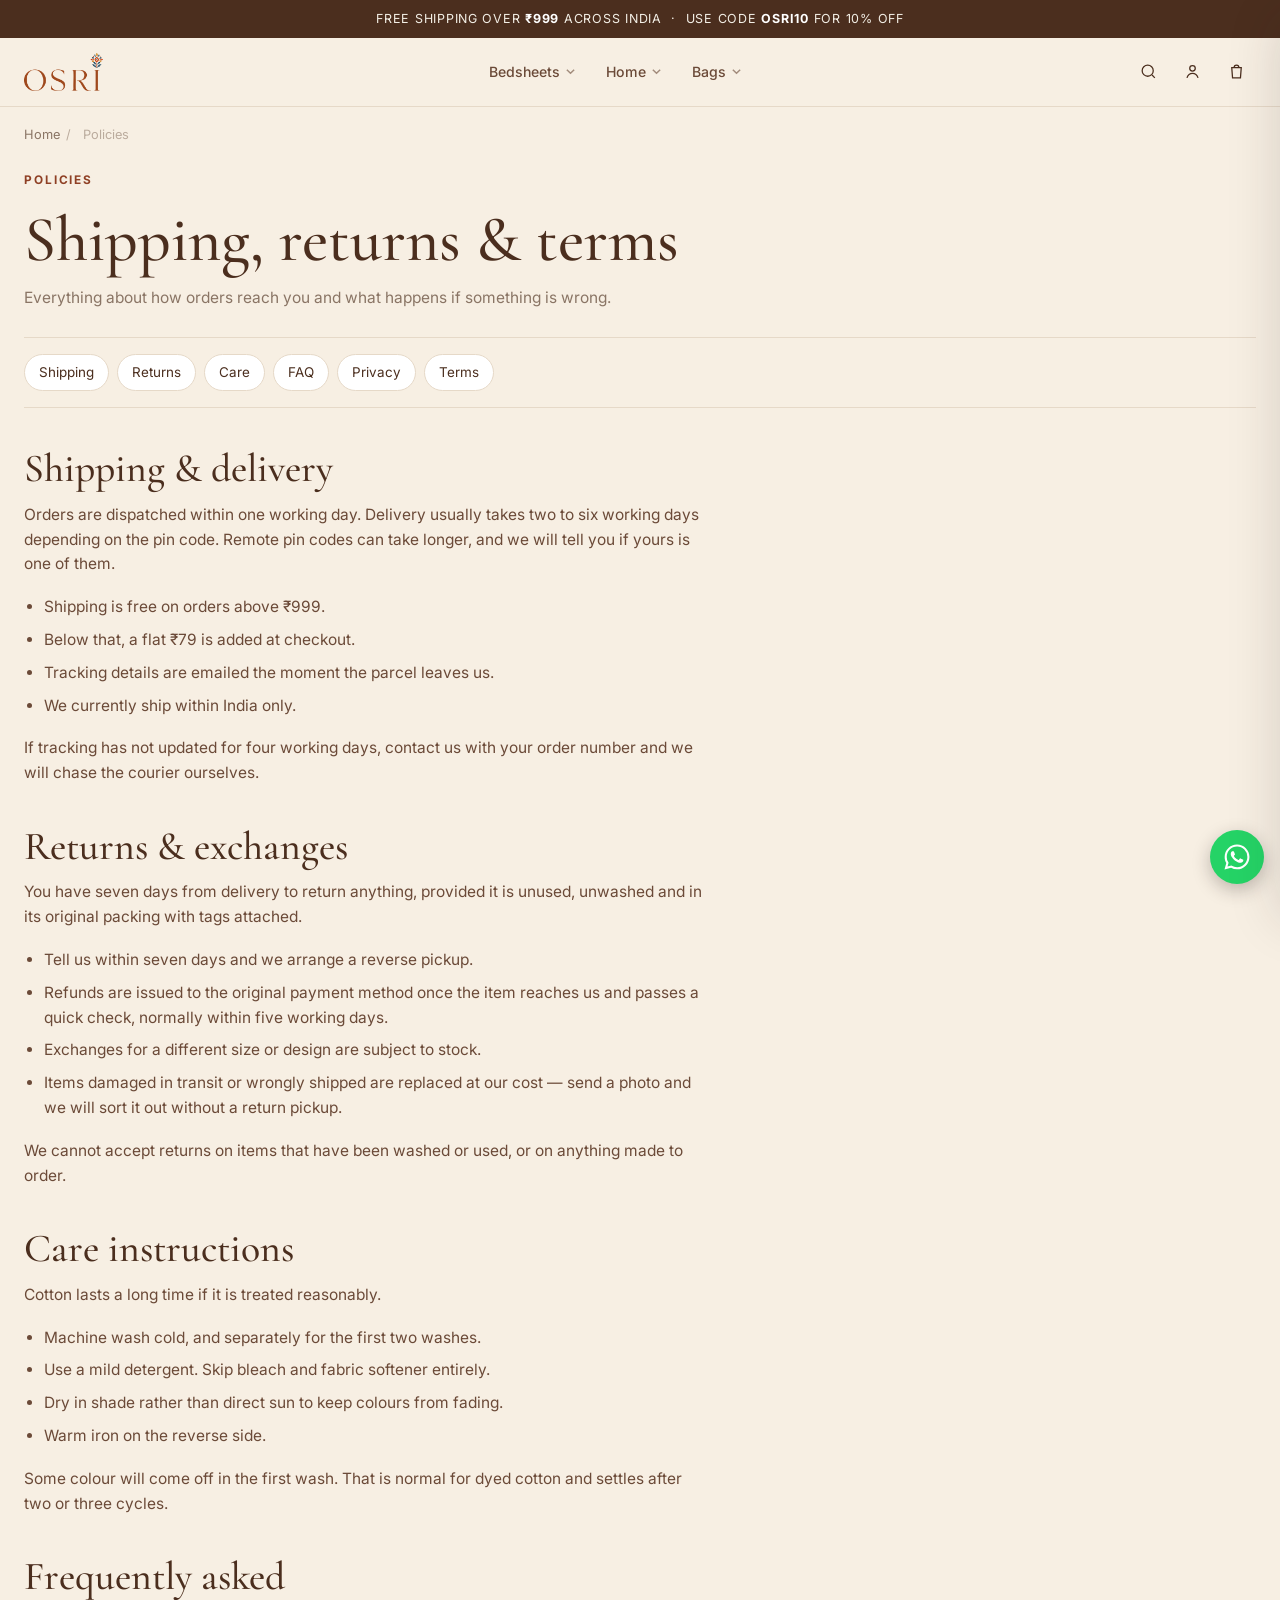
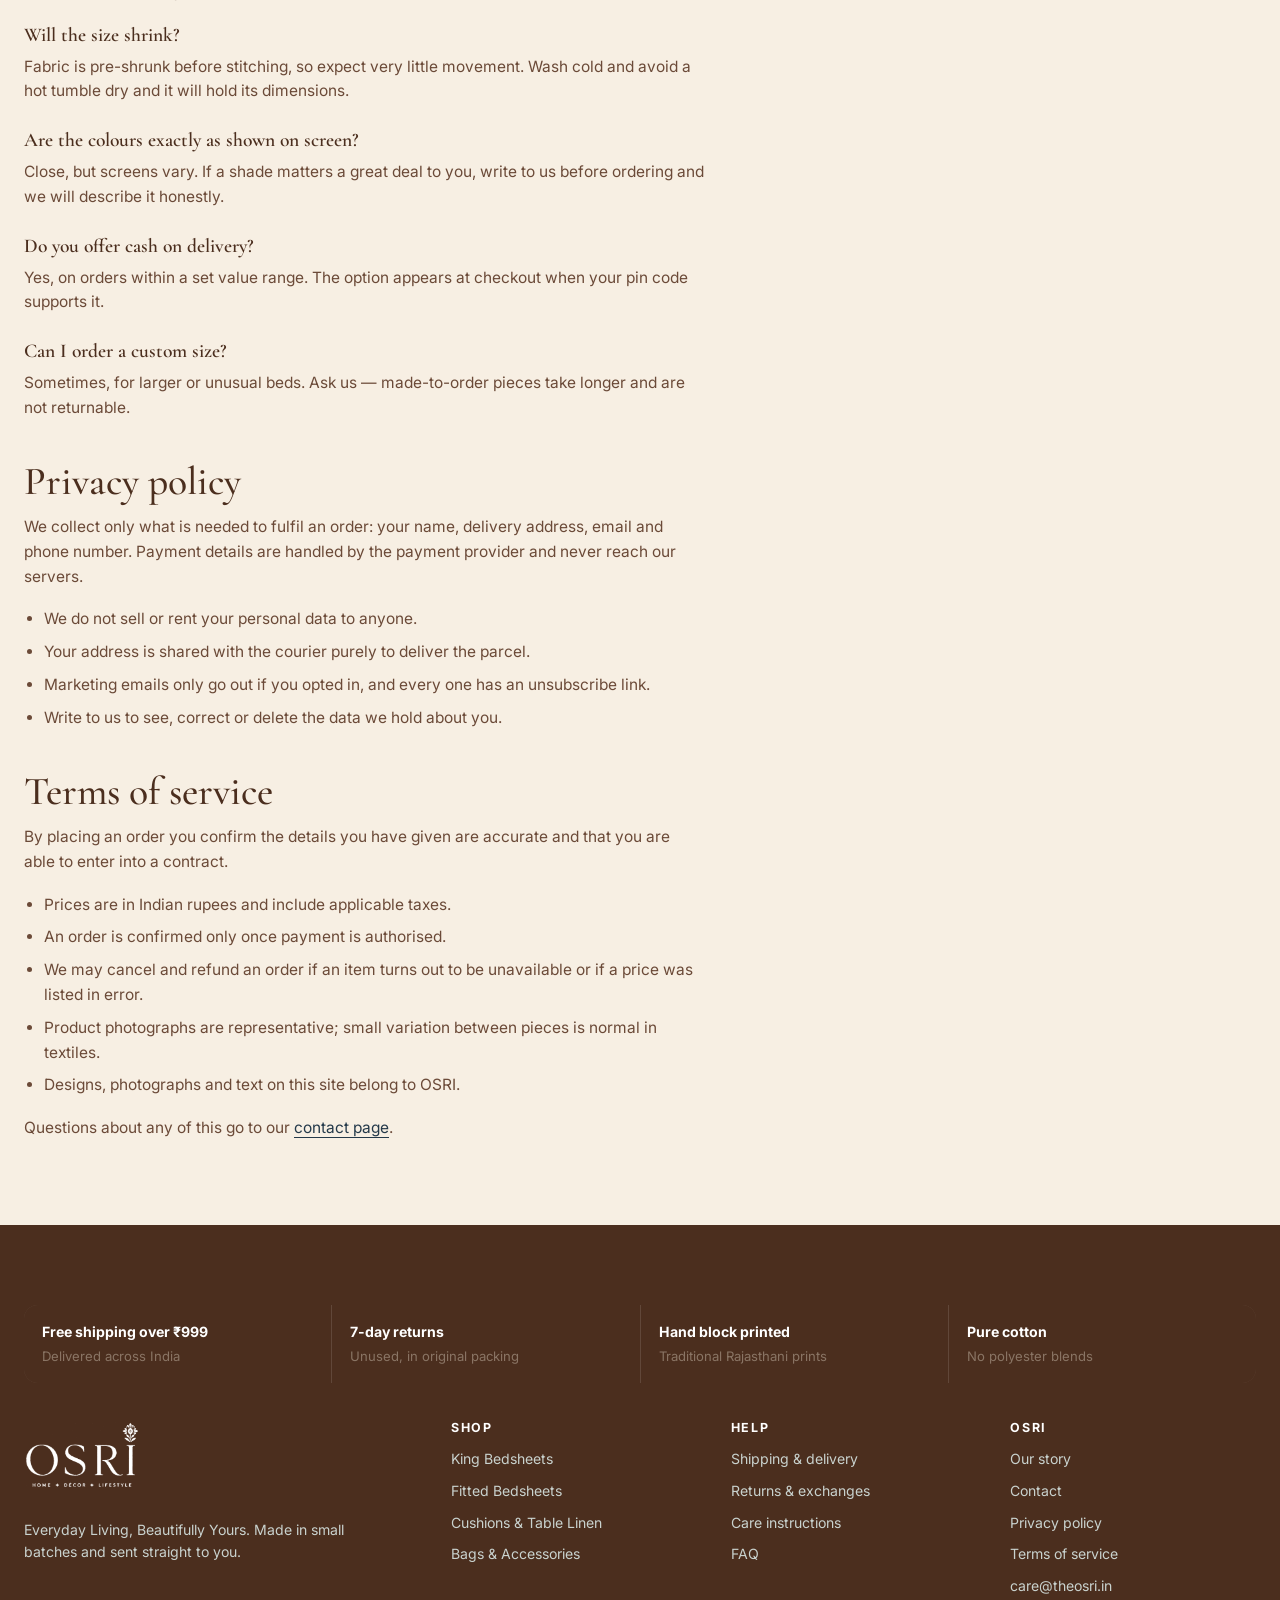
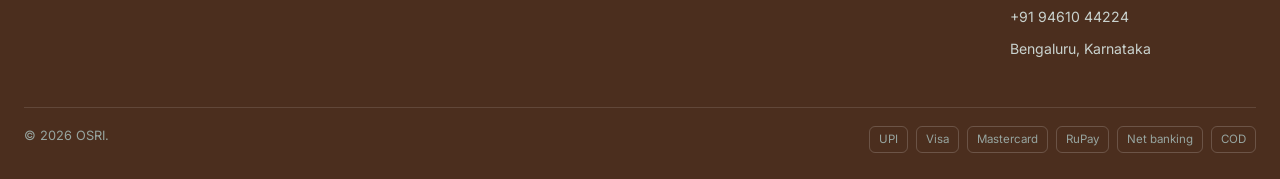
<file: policies.html>
<!DOCTYPE html>
<html lang="en">
<head>
<meta charset="utf-8">
<meta name="viewport" content="width=device-width, initial-scale=1">
<title>Policies — OSRI</title>
<meta name="description" content="OSRI shipping, returns, care, privacy and terms.">
<link rel="preconnect" href="https://fonts.googleapis.com">
<link rel="preconnect" href="https://fonts.gstatic.com" crossorigin>
<link href="https://fonts.googleapis.com/css2?family=Cormorant+Garamond:wght@500;600;700&family=Inter:wght@400;500;600;700&display=swap" rel="stylesheet">
<link rel="icon" href="assets/brand/favicon.ico" sizes="any">
<link rel="icon" type="image/svg+xml" href="assets/brand/osri-mark-square.svg">
<link rel="icon" type="image/png" href="assets/brand/osri-icon-192.png">
<link rel="apple-touch-icon" href="assets/brand/apple-touch-icon.png">
<meta name="theme-color" content="#B5522F">
<link rel="stylesheet" href="css/styles.css?v=12">
</head>
<body>

<a class="skip-link" href="#main">Skip to content</a>
<div id="site-header"></div>

<main id="main">
  <div class="wrap">

    <nav class="crumbs" aria-label="Breadcrumb">
      <a href="index.html">Home</a><span>/</span><span>Policies</span>
    </nav>

    <header class="page-head">
      <span class="eyebrow">Policies</span>
      <h1>Shipping, returns &amp; terms</h1>
      <p>Everything about how orders reach you and what happens if something is wrong.</p>
    </header>

    <!-- NOTE FOR OSRI (not shown to customers): these policies still need a
         qualified review against your actual courier terms and obligations.
         The owner-facing banner was removed so visitors do not see it. -->

    <nav class="page-nav" aria-label="On this page">
      <a href="#shipping">Shipping</a>
      <a href="#returns">Returns</a>
      <a href="#care">Care</a>
      <a href="#faq">FAQ</a>
      <a href="#privacy">Privacy</a>
      <a href="#terms">Terms</a>
    </nav>

    <div class="prose">

      <h2 id="shipping">Shipping &amp; delivery</h2>
      <p>
        Orders are dispatched within one working day. Delivery usually takes two to
        six working days depending on the pin code. Remote pin codes can take longer,
        and we will tell you if yours is one of them.
      </p>
      <ul>
        <li>Shipping is free on orders above ₹999.</li>
        <li>Below that, a flat ₹79 is added at checkout.</li>
        <li>Tracking details are emailed the moment the parcel leaves us.</li>
        <li>We currently ship within India only.</li>
      </ul>
      <p>
        If tracking has not updated for four working days, contact us with your order
        number and we will chase the courier ourselves.
      </p>

      <h2 id="returns">Returns &amp; exchanges</h2>
      <p>
        You have seven days from delivery to return anything, provided it is unused,
        unwashed and in its original packing with tags attached.
      </p>
      <ul>
        <li>Tell us within seven days and we arrange a reverse pickup.</li>
        <li>Refunds are issued to the original payment method once the item reaches
            us and passes a quick check, normally within five working days.</li>
        <li>Exchanges for a different size or design are subject to stock.</li>
        <li>Items damaged in transit or wrongly shipped are replaced at our cost —
            send a photo and we will sort it out without a return pickup.</li>
      </ul>
      <p>
        We cannot accept returns on items that have been washed or used, or on
        anything made to order.
      </p>

      <h2 id="care">Care instructions</h2>
      <p>Cotton lasts a long time if it is treated reasonably.</p>
      <ul>
        <li>Machine wash cold, and separately for the first two washes.</li>
        <li>Use a mild detergent. Skip bleach and fabric softener entirely.</li>
        <li>Dry in shade rather than direct sun to keep colours from fading.</li>
        <li>Warm iron on the reverse side.</li>
      </ul>
      <p>
        Some colour will come off in the first wash. That is normal for dyed cotton
        and settles after two or three cycles.
      </p>

      <h2 id="faq">Frequently asked</h2>
      <h3>Will the size shrink?</h3>
      <p>
        Fabric is pre-shrunk before stitching, so expect very little movement. Wash
        cold and avoid a hot tumble dry and it will hold its dimensions.
      </p>
      <h3>Are the colours exactly as shown on screen?</h3>
      <p>
        Close, but screens vary. If a shade matters a great deal to you, write to us
        before ordering and we will describe it honestly.
      </p>
      <h3>Do you offer cash on delivery?</h3>
      <p>
        Yes, on orders within a set value range. The option appears at checkout when
        your pin code supports it.
      </p>
      <h3>Can I order a custom size?</h3>
      <p>
        Sometimes, for larger or unusual beds. Ask us — made-to-order pieces take
        longer and are not returnable.
      </p>

      <h2 id="privacy">Privacy policy</h2>
      <p>
        We collect only what is needed to fulfil an order: your name, delivery
        address, email and phone number. Payment details are handled by the payment
        provider and never reach our servers.
      </p>
      <ul>
        <li>We do not sell or rent your personal data to anyone.</li>
        <li>Your address is shared with the courier purely to deliver the parcel.</li>
        <li>Marketing emails only go out if you opted in, and every one has an
            unsubscribe link.</li>
        <li>Write to us to see, correct or delete the data we hold about you.</li>
      </ul>

      <h2 id="terms">Terms of service</h2>
      <p>
        By placing an order you confirm the details you have given are accurate and
        that you are able to enter into a contract.
      </p>
      <ul>
        <li>Prices are in Indian rupees and include applicable taxes.</li>
        <li>An order is confirmed only once payment is authorised.</li>
        <li>We may cancel and refund an order if an item turns out to be
            unavailable or if a price was listed in error.</li>
        <li>Product photographs are representative; small variation between pieces
            is normal in textiles.</li>
        <li>Designs, photographs and text on this site belong to OSRI.</li>
      </ul>
      <p>
        Questions about any of this go to our <a href="contact.html">contact page</a>.
      </p>

    </div>

  </div>
</main>

<div id="site-footer"></div>

<script src="js/patterns.js?v=12"></script>
<script src="js/data.js?v=12"></script>
<script src="js/ui.js?v=12"></script>
</body>
</html>
</file>
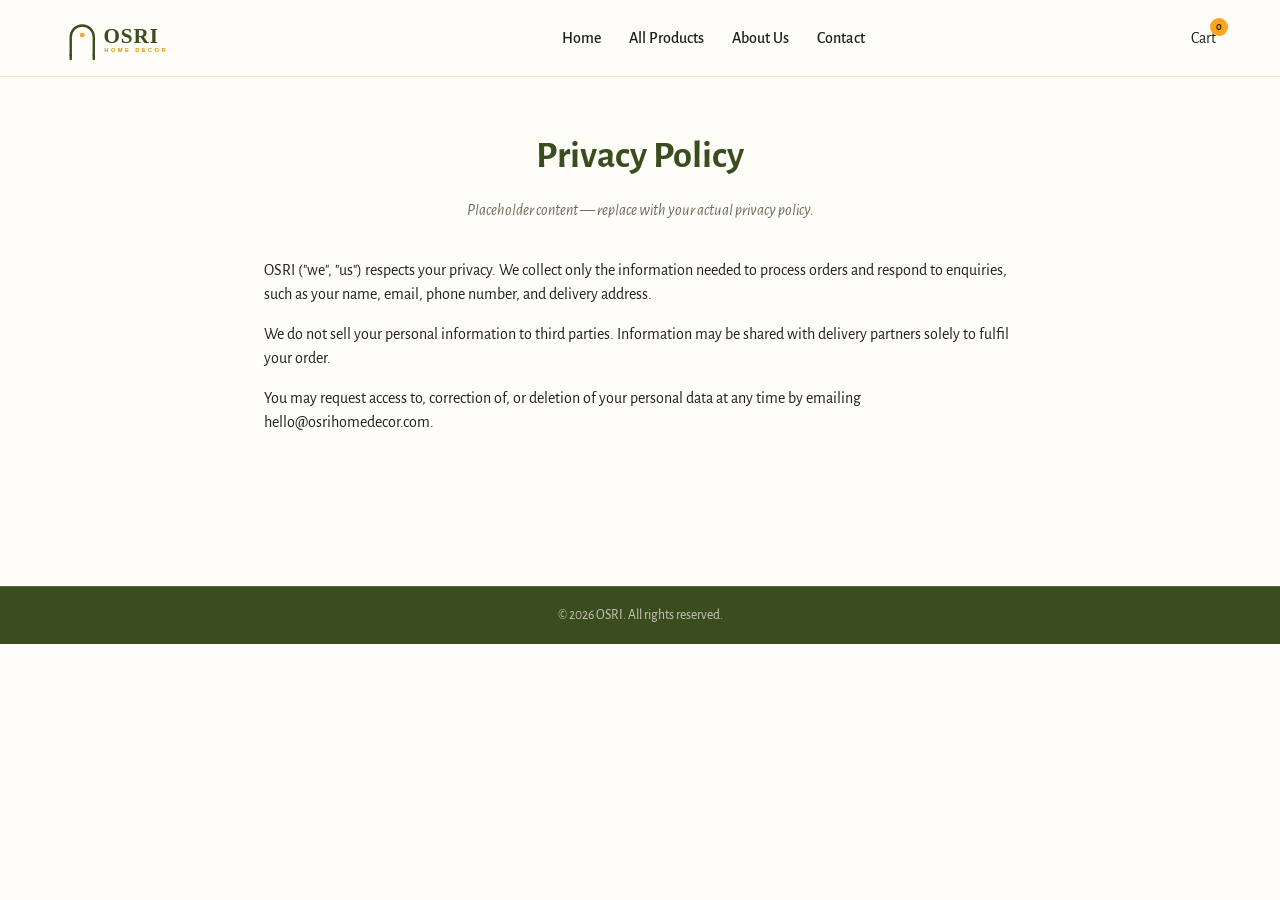
<file: privacy-policy.html>
<!DOCTYPE html>
<html lang="en">
<head>
<meta charset="UTF-8" />
<meta name="viewport" content="width=device-width, initial-scale=1.0" />
<title>Privacy Policy | OSRI</title>
<link rel="stylesheet" href="css/style.css" />
</head>
<body>

<header class="site-header">
  <div class="header-inner">
    <a href="index.html" class="logo"><img src="assets/img/osri-logo.svg" alt="OSRI" /></a>
    <button class="nav-toggle" aria-label="Toggle menu">&#9776;</button>
    <nav>
      <ul class="main-nav">
        <li><a href="index.html">Home</a></li>
        <li><a href="collections.html">All Products</a></li>
        <li><a href="about.html">About Us</a></li>
        <li><a href="contact.html">Contact</a></li>
      </ul>
    </nav>
    <div class="header-actions">
      <a href="cart.html" class="icon-link">Cart <span class="cart-badge" data-cart-count>0</span></a>
    </div>
  </div>
</header>

<section class="section">
  <div class="container" style="max-width:800px;">
    <div class="section-heading">
      <h2>Privacy Policy</h2>
      <p style="color:var(--color-text-muted);font-style:italic;">Placeholder content &mdash; replace with your actual privacy policy.</p>
    </div>
    <p>OSRI ("we", "us") respects your privacy. We collect only the information needed to process orders and respond to enquiries, such as your name, email, phone number, and delivery address.</p>
    <p>We do not sell your personal information to third parties. Information may be shared with delivery partners solely to fulfil your order.</p>
    <p>You may request access to, correction of, or deletion of your personal data at any time by emailing hello@osrihomedecor.com.</p>
  </div>
</section>

<footer class="site-footer">
  <div class="footer-bottom">&copy; 2026 OSRI. All rights reserved.</div>
</footer>

<script src="js/products.js"></script>
<script src="js/cart.js"></script>
<script src="js/main.js"></script>
</body>
</html>
</file>
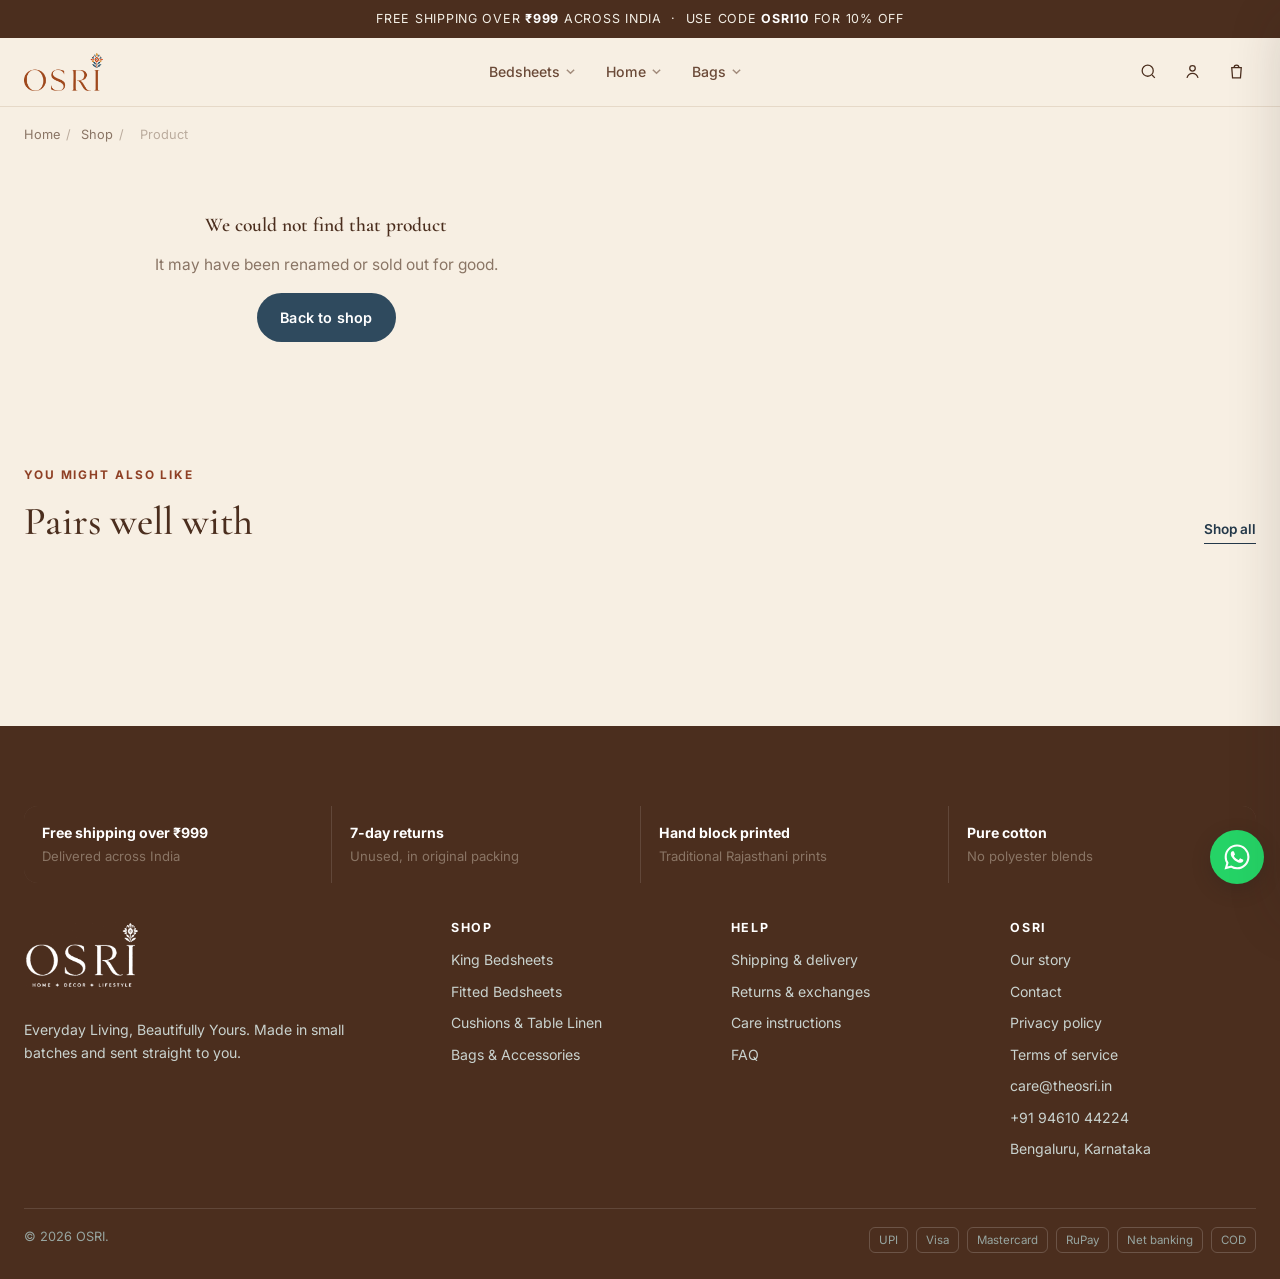
<file: product.html>
<!DOCTYPE html>
<html lang="en">
<head>
<meta charset="utf-8">
<meta name="viewport" content="width=device-width, initial-scale=1">
<title>Product — OSRI</title>
<meta name="description" content="Pure cotton home textiles from OSRI, made in small batches.">
<link rel="preconnect" href="https://fonts.googleapis.com">
<link rel="preconnect" href="https://fonts.gstatic.com" crossorigin>
<link href="https://fonts.googleapis.com/css2?family=Cormorant+Garamond:wght@500;600;700&family=Inter:wght@400;500;600;700&display=swap" rel="stylesheet">
<link rel="icon" href="assets/brand/favicon.ico" sizes="any">
<link rel="icon" type="image/svg+xml" href="assets/brand/osri-mark-square.svg">
<link rel="icon" type="image/png" href="assets/brand/osri-icon-192.png">
<link rel="apple-touch-icon" href="assets/brand/apple-touch-icon.png">
<meta name="theme-color" content="#B5522F">
<link rel="stylesheet" href="css/styles.css?v=12">
</head>
<body>

<a class="skip-link" href="#main">Skip to content</a>
<div id="site-header"></div>

<main id="main">
  <div class="wrap">

    <nav class="crumbs" aria-label="Breadcrumb">
      <a href="index.html">Home</a><span>/</span>
      <a id="crumbCat" href="collection.html?c=all">Shop</a><span>/</span>
      <span id="crumbProduct">Product</span>
    </nav>

    <div class="pdp" id="pdpRoot"></div>

    <section class="section">
      <div class="section__head">
        <div>
          <span class="eyebrow">You might also like</span>
          <h2>Pairs well with</h2>
        </div>
        <a class="link-more" href="collection.html?c=all">Shop all</a>
      </div>
      <div class="product-grid" id="relatedGrid"></div>
    </section>

  </div>
</main>

<div id="site-footer"></div>

<script src="js/patterns.js?v=12"></script>
<script src="js/data.js?v=12"></script>
<script src="js/ui.js?v=12"></script>
<script src="js/product.js?v=12"></script>
</body>
</html>
</file>
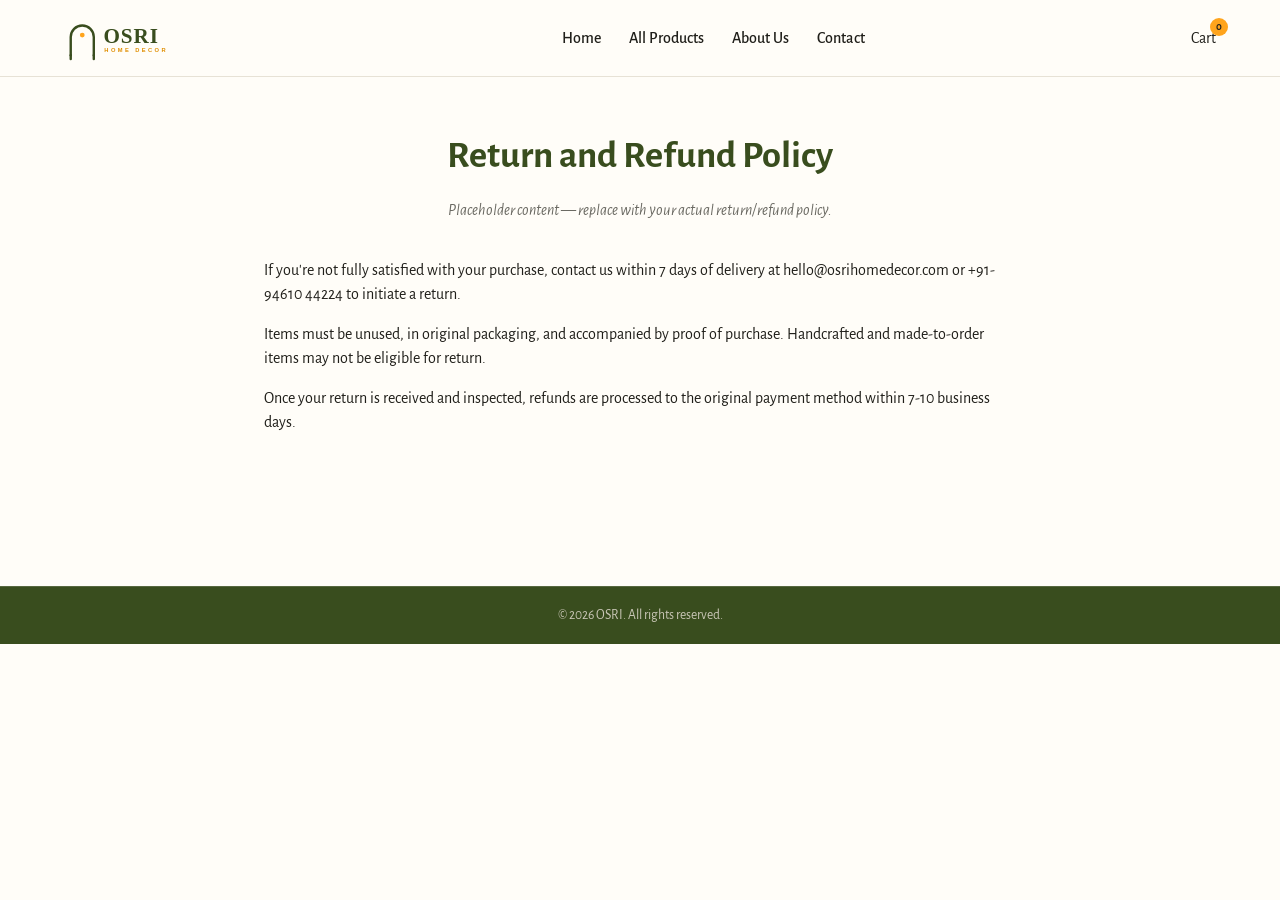
<file: return-refund-policy.html>
<!DOCTYPE html>
<html lang="en">
<head>
<meta charset="UTF-8" />
<meta name="viewport" content="width=device-width, initial-scale=1.0" />
<title>Return and Refund Policy | OSRI</title>
<link rel="stylesheet" href="css/style.css" />
</head>
<body>

<header class="site-header">
  <div class="header-inner">
    <a href="index.html" class="logo"><img src="assets/img/osri-logo.svg" alt="OSRI" /></a>
    <button class="nav-toggle" aria-label="Toggle menu">&#9776;</button>
    <nav>
      <ul class="main-nav">
        <li><a href="index.html">Home</a></li>
        <li><a href="collections.html">All Products</a></li>
        <li><a href="about.html">About Us</a></li>
        <li><a href="contact.html">Contact</a></li>
      </ul>
    </nav>
    <div class="header-actions">
      <a href="cart.html" class="icon-link">Cart <span class="cart-badge" data-cart-count>0</span></a>
    </div>
  </div>
</header>

<section class="section">
  <div class="container" style="max-width:800px;">
    <div class="section-heading">
      <h2>Return and Refund Policy</h2>
      <p style="color:var(--color-text-muted);font-style:italic;">Placeholder content &mdash; replace with your actual return/refund policy.</p>
    </div>
    <p>If you're not fully satisfied with your purchase, contact us within 7 days of delivery at hello@osrihomedecor.com or +91-94610 44224 to initiate a return.</p>
    <p>Items must be unused, in original packaging, and accompanied by proof of purchase. Handcrafted and made-to-order items may not be eligible for return.</p>
    <p>Once your return is received and inspected, refunds are processed to the original payment method within 7-10 business days.</p>
  </div>
</section>

<footer class="site-footer">
  <div class="footer-bottom">&copy; 2026 OSRI. All rights reserved.</div>
</footer>

<script src="js/products.js"></script>
<script src="js/cart.js"></script>
<script src="js/main.js"></script>
</body>
</html>
</file>
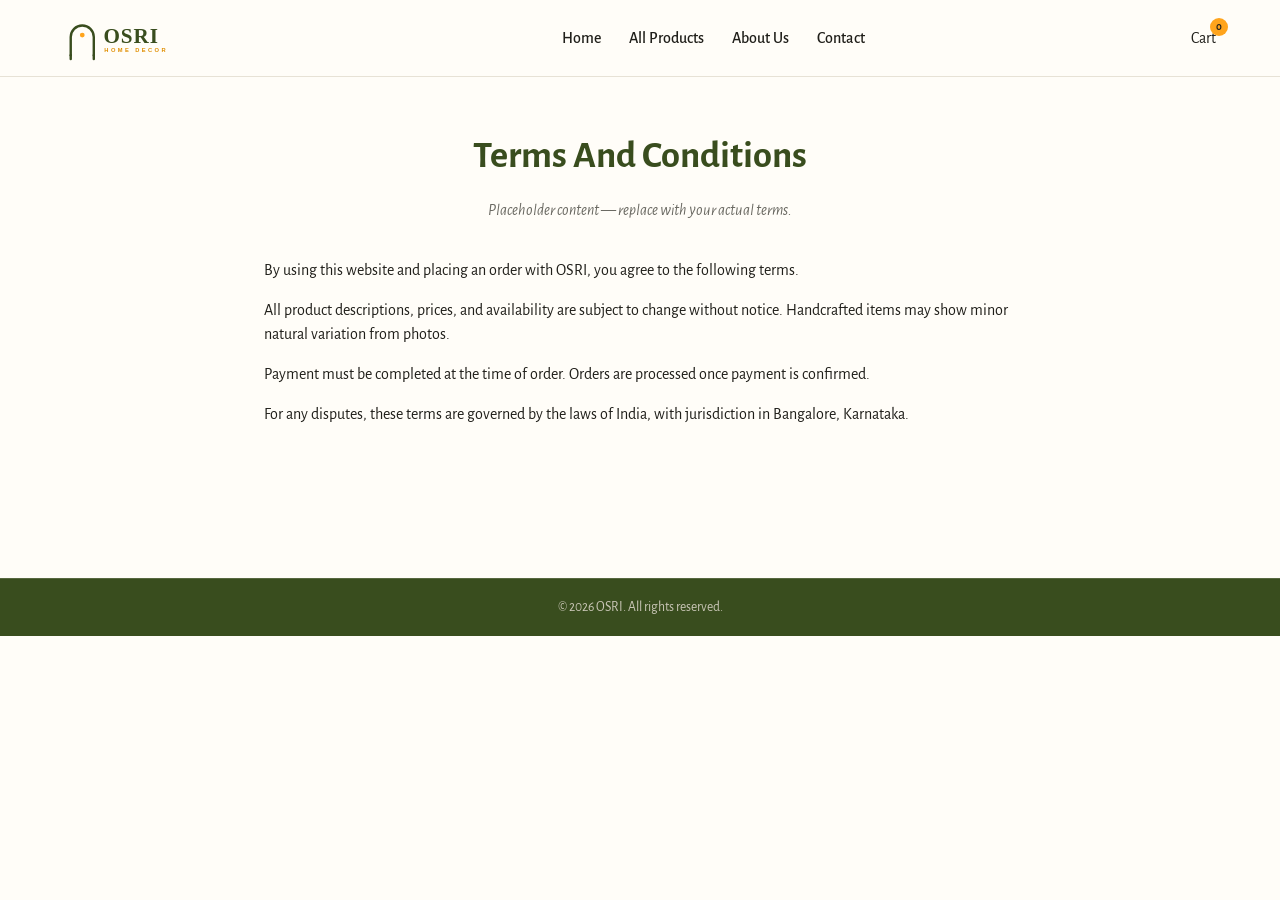
<file: terms-and-conditions.html>
<!DOCTYPE html>
<html lang="en">
<head>
<meta charset="UTF-8" />
<meta name="viewport" content="width=device-width, initial-scale=1.0" />
<title>Terms And Conditions | OSRI</title>
<link rel="stylesheet" href="css/style.css" />
</head>
<body>

<header class="site-header">
  <div class="header-inner">
    <a href="index.html" class="logo"><img src="assets/img/osri-logo.svg" alt="OSRI" /></a>
    <button class="nav-toggle" aria-label="Toggle menu">&#9776;</button>
    <nav>
      <ul class="main-nav">
        <li><a href="index.html">Home</a></li>
        <li><a href="collections.html">All Products</a></li>
        <li><a href="about.html">About Us</a></li>
        <li><a href="contact.html">Contact</a></li>
      </ul>
    </nav>
    <div class="header-actions">
      <a href="cart.html" class="icon-link">Cart <span class="cart-badge" data-cart-count>0</span></a>
    </div>
  </div>
</header>

<section class="section">
  <div class="container" style="max-width:800px;">
    <div class="section-heading">
      <h2>Terms And Conditions</h2>
      <p style="color:var(--color-text-muted);font-style:italic;">Placeholder content &mdash; replace with your actual terms.</p>
    </div>
    <p>By using this website and placing an order with OSRI, you agree to the following terms.</p>
    <p>All product descriptions, prices, and availability are subject to change without notice. Handcrafted items may show minor natural variation from photos.</p>
    <p>Payment must be completed at the time of order. Orders are processed once payment is confirmed.</p>
    <p>For any disputes, these terms are governed by the laws of India, with jurisdiction in Bangalore, Karnataka.</p>
  </div>
</section>

<footer class="site-footer">
  <div class="footer-bottom">&copy; 2026 OSRI. All rights reserved.</div>
</footer>

<script src="js/products.js"></script>
<script src="js/cart.js"></script>
<script src="js/main.js"></script>
</body>
</html>
</file>
<file: css/styles.css>
/* ============================================================
   OSRI storefront — design tokens, layout, components

   Identity: warm ivory ground, espresso text, terracotta accent.
   Change the tokens below and the whole site follows.
   ============================================================ */

:root {
  /* ---- Official OSRI palette (OSRI_Brand_Colors.txt, vector master) ----
     These five are the brand. Do not drift from them; the tints and
     shades below are derived from them purely for UI states.          */
  --brand:      #B5522F;   /* Primary Terracotta — wordmark, primary identity */
  --indigo:     #2F4A5E;   /* Secondary Indigo — tagline and supporting text  */
  --mustard:    #C99447;   /* Accent Mustard — floral accent                  */
  --bg:         #F7EFE3;   /* Background Cream                                */
  --ink:        #4B2E1E;   /* Deep Brown — body text and monochrome alternate */

  /* Derived from the five above, for hovers, borders and surfaces.

     Colour roles — terracotta is the IDENTITY, indigo is the INTERFACE:
       terracotta  logo, eyebrows, bestseller badge, discount %, tinted panels
       indigo      anything you click — buttons, links, focus, cart badge
     Keeping these apart stops the "Add to cart" button competing with the
     wordmark for attention, and matches the brand doc, which assigns
     terracotta to the wordmark rather than to interface elements.        */
  --brand-dark: #8F4025;
  --brand-soft: #FAEDE6;
  --indigo-dark: #24394A;
  --indigo-soft: #E9EEF3;
  --surface:    #FFFFFF;
  --surface-2:  #F1E7D9;
  --ink-soft:   #6B4A38;
  --muted:      #8A7565;
  --line:       #E6D9C8;
  --line-soft:  #F1E9DC;

  /* Semantic states, kept clear of the brand colours so they read as status */
  --ok:         #3D6B54;   /* free shipping, success, applied codes */
  --sale:       #B3261E;   /* errors only */

  --radius:     14px;
  --radius-sm:  9px;
  --radius-pill: 999px;

  --shadow-sm:  0 1px 2px rgba(42, 33, 28, .06);
  --shadow-md:  0 6px 20px rgba(42, 33, 28, .09);
  --shadow-lg:  0 18px 50px rgba(42, 33, 28, .16);

  --serif: "Cormorant Garamond", Georgia, "Times New Roman", serif;
  --sans:  "Inter", system-ui, -apple-system, "Segoe UI", Roboto, Arial, sans-serif;

  --wrap: 1280px;
  --header-h: 68px;
}

* { box-sizing: border-box; }

html { -webkit-text-size-adjust: 100%; }

body {
  margin: 0;
  background: var(--bg);
  color: var(--ink);
  font-family: var(--sans);
  font-size: 15.5px;
  line-height: 1.6;
  -webkit-font-smoothing: antialiased;
}

img { max-width: 100%; display: block; }
a { color: inherit; text-decoration: none; }
button { font: inherit; color: inherit; }

/* Cormorant Garamond runs small and light for its point size, so headings
   are set larger and heavier here than a Fraunces or Playfair would need. */
h1, h2, h3, h4 {
  font-family: var(--serif);
  font-weight: 600;
  line-height: 1.12;
  letter-spacing: 0;
  margin: 0;
}
h1 { font-size: clamp(2.5rem, 5.2vw, 4rem); font-weight: 500; }
h2 { font-size: clamp(1.85rem, 3.1vw, 2.6rem); font-weight: 500; }
h3 { font-size: 1.22rem; }

.wrap { width: 100%; max-width: var(--wrap); margin: 0 auto; padding: 0 24px; }
.stack-sm > * + * { margin-top: 8px; }

:focus-visible {
  outline: 2px solid var(--indigo);
  outline-offset: 2px;
  border-radius: 4px;
}

.skip-link {
  position: absolute; left: -9999px; top: 0; z-index: 200;
  background: var(--ink); color: #fff; padding: 10px 16px; border-radius: 0 0 8px 0;
}
.skip-link:focus { left: 0; }

.visually-hidden {
  position: absolute; width: 1px; height: 1px; overflow: hidden;
  clip: rect(0 0 0 0); clip-path: inset(50%); white-space: nowrap;
}

/* ---------- buttons ---------- */

.btn {
  display: inline-flex; align-items: center; justify-content: center; gap: 8px;
  padding: 12px 22px;
  border: 1px solid transparent;
  border-radius: var(--radius-pill);
  font-size: .9rem; font-weight: 600; letter-spacing: .015em;
  cursor: pointer;
  transition: background .18s ease, color .18s ease, border-color .18s ease, transform .12s ease;
}
.btn:active { transform: translateY(1px); }
.btn--primary { background: var(--indigo); color: #fff; }
.btn--primary:hover { background: var(--indigo-dark); }
.btn--dark { background: var(--ink); color: #fff; }
.btn--dark:hover { background: #2E1B10; }
.btn--ghost { background: transparent; border-color: var(--ink); color: var(--ink); }
.btn--ghost:hover { background: var(--ink); color: #fff; }
.btn--light { background: #fff; color: var(--ink); border-color: var(--line); }
.btn--light:hover { border-color: var(--ink); }
.btn--block { width: 100%; }
.btn--sm { padding: 9px 16px; font-size: .82rem; }
.btn[disabled] { opacity: .5; cursor: not-allowed; }

.link-more {
  font-size: .85rem; font-weight: 600; color: var(--indigo-dark);
  border-bottom: 1px solid currentColor; padding-bottom: 2px;
}
.link-more:hover { color: var(--ink); }

/* ---------- header ---------- */

.announce {
  background: var(--ink);
  color: #F3EFE6;
  font-size: .78rem;
  letter-spacing: .06em;
  text-transform: uppercase;
  text-align: center;
  padding: 9px 16px;
}
.announce b { color: #fff; }

.site-header {
  position: sticky; top: 0; z-index: 60;
  background: rgba(247, 239, 227, .93);
  backdrop-filter: blur(10px);
  border-bottom: 1px solid var(--line);
}
.header-bar {
  display: grid;
  grid-template-columns: auto 1fr auto;
  align-items: center;
  gap: 20px;
  min-height: var(--header-h);
}

/* Official logo artwork. The compact lockup (letters + floral, no tagline)
   is used wherever the mark is small enough that the tagline would blur. */
.brand { display: inline-flex; align-items: center; }
.brand__logo {
  height: 38px; width: auto;
  display: block;
}
.footer__logo {
  height: 68px; width: auto;
  margin-bottom: 16px;
}
@media (max-width: 640px) {
  .brand__logo { height: 32px; }
  .footer__logo { height: 58px; }
}

.nav { display: flex; justify-content: center; gap: 4px; }
.nav__item { position: relative; }
.nav__link {
  display: inline-flex; align-items: center; gap: 5px;
  padding: 9px 13px; border-radius: var(--radius-pill);
  font-size: .88rem; font-weight: 500; color: var(--ink-soft);
  transition: background .16s ease, color .16s ease;
}
.nav__link:hover, .nav__item:hover > .nav__link,
.nav__link[aria-current="page"] { background: var(--indigo-soft); color: var(--indigo-dark); }
.nav__link svg { width: 11px; height: 11px; opacity: .6; }

.dropdown {
  position: absolute; top: calc(100% + 6px); left: 50%;
  transform: translateX(-50%) translateY(6px);
  min-width: 260px; padding: 10px;
  background: var(--surface);
  border: 1px solid var(--line);
  border-radius: var(--radius);
  box-shadow: var(--shadow-lg);
  opacity: 0; visibility: hidden;
  transition: opacity .16s ease, transform .16s ease, visibility .16s;
}
.nav__item:hover .dropdown,
.nav__item:focus-within .dropdown {
  opacity: 1; visibility: visible; transform: translateX(-50%) translateY(0);
}
.dropdown a {
  display: flex; justify-content: space-between; align-items: center; gap: 12px;
  padding: 9px 12px; border-radius: var(--radius-sm); font-size: .88rem;
}
.dropdown a:hover { background: var(--surface-2); }
.dropdown a span { font-size: .74rem; color: var(--muted); }

.header-actions { display: flex; align-items: center; gap: 4px; }
.icon-btn {
  position: relative;
  width: 40px; height: 40px;
  display: grid; place-items: center;
  background: transparent; border: 0; border-radius: var(--radius-pill);
  cursor: pointer;
  transition: background .16s ease;
}
.icon-btn:hover { background: var(--surface-2); }
.icon-btn svg { width: 19px; height: 19px; stroke: currentColor; fill: none; stroke-width: 1.6; }
.cart-count {
  position: absolute; top: 3px; right: 2px;
  min-width: 18px; height: 18px; padding: 0 5px;
  display: grid; place-items: center;
  background: var(--indigo); color: #fff;
  border-radius: var(--radius-pill);
  font-size: .68rem; font-weight: 700; line-height: 1;
}
.cart-count[hidden] { display: none; }

.hamburger { display: none; }

/* mobile drawer nav */
.mobile-nav {
  position: fixed; inset: 0; z-index: 90;
  display: none;
}
.mobile-nav.is-open { display: block; }
.mobile-nav__panel {
  position: absolute; inset: 0 auto 0 0;
  width: min(330px, 86vw);
  background: var(--surface);
  padding: 20px;
  overflow-y: auto;
  animation: slideInLeft .24s ease;
}
.mobile-nav__panel a {
  display: block; padding: 12px 6px;
  border-bottom: 1px solid var(--line-soft);
  font-size: .95rem;
}
.mobile-nav__panel .m-head {
  font-family: var(--serif); font-size: 1.05rem;
  padding: 16px 6px 6px; color: var(--muted);
  border: 0;
}
@keyframes slideInLeft { from { transform: translateX(-100%); } }

/* ---------- overlay + drawers ---------- */

.overlay {
  position: fixed; inset: 0; z-index: 80;
  background: rgba(42, 33, 28, .45);
  opacity: 0; visibility: hidden;
  transition: opacity .22s ease, visibility .22s;
}
.overlay.is-open { opacity: 1; visibility: visible; }

.cart-drawer {
  position: fixed; top: 0; right: 0; bottom: 0; z-index: 95;
  width: min(420px, 92vw);
  background: var(--surface);
  display: flex; flex-direction: column;
  transform: translateX(100%);
  transition: transform .28s cubic-bezier(.4, 0, .2, 1);
  box-shadow: var(--shadow-lg);
}
.cart-drawer.is-open { transform: translateX(0); }
.cart-drawer__head {
  display: flex; align-items: center; justify-content: space-between;
  padding: 18px 20px; border-bottom: 1px solid var(--line);
}
.cart-drawer__head h3 { font-size: 1.15rem; }
.cart-drawer__body { flex: 1; overflow-y: auto; padding: 6px 20px; }
.cart-drawer__foot { border-top: 1px solid var(--line); padding: 16px 20px 20px; }

.ship-bar { margin-bottom: 14px; }
.ship-bar__text { font-size: .8rem; color: var(--muted); margin-bottom: 6px; }
.ship-bar__track { height: 5px; background: var(--surface-2); border-radius: var(--radius-pill); overflow: hidden; }
.ship-bar__fill { height: 100%; background: var(--indigo); border-radius: var(--radius-pill); transition: width .3s ease; }

.mini-line {
  display: grid; grid-template-columns: 68px 1fr auto; gap: 12px;
  padding: 14px 0; border-bottom: 1px solid var(--line-soft);
}
.mini-line img { width: 68px; height: 84px; object-fit: cover; border-radius: var(--radius-sm); }
.mini-line__title { font-size: .88rem; font-weight: 600; line-height: 1.35; }
.mini-line__meta { font-size: .76rem; color: var(--muted); }
.mini-line__price { font-size: .88rem; font-weight: 600; white-space: nowrap; }

.empty-state { text-align: center; padding: 48px 20px; color: var(--muted); }
.empty-state h3 { margin-bottom: 8px; color: var(--ink); }

/* ---------- hero ---------- */

.hero {
  position: relative;
  margin: 22px auto 0;
  border-radius: 22px;
  overflow: hidden;
  min-height: clamp(400px, 56vw, 560px);
  display: flex; align-items: center;
  background: var(--surface-2);
}
.hero__bg { position: absolute; inset: 0; width: 100%; height: 100%; object-fit: cover; }
.hero__scrim {
  position: absolute; inset: 0;
  background: linear-gradient(100deg, rgba(247, 239, 227, .97) 0%, rgba(247, 239, 227, .9) 34%, rgba(247, 239, 227, .12) 66%);
}
.hero__inner { position: relative; padding: clamp(28px, 5vw, 60px); max-width: 620px; }
.eyebrow {
  display: inline-block;
  font-size: .74rem; font-weight: 700; letter-spacing: .16em; text-transform: uppercase;
  color: var(--brand-dark);
  margin-bottom: 14px;
}

/* Image-led hero: the photograph carries it, with one button. The scrim is a
   soft dark gradient at the base only, enough to keep the button legible
   without dulling the picture the way the full text scrim did. */
.hero--image {
  align-items: flex-end;
  justify-content: center;
  min-height: clamp(380px, 46vw, 560px);
}
.hero--image .hero__scrim {
  background: linear-gradient(180deg,
    rgba(42, 33, 28, 0) 55%, rgba(42, 33, 28, .38) 100%);
}
.hero--image .hero__inner {
  max-width: none;
  padding: 0 24px clamp(26px, 4vw, 46px);
  text-align: center;
}
.hero__shop {
  padding: 14px 40px;
  font-size: .95rem;
  box-shadow: 0 6px 20px rgba(42, 33, 28, .25);
}

.trust-strip {
  display: grid; grid-template-columns: repeat(4, 1fr); gap: 1px;
  background: var(--line);
  border: 1px solid var(--line);
  border-radius: var(--radius);
  overflow: hidden;
  margin-top: 28px;
}
.trust-strip div {
  background: var(--surface);
  padding: 16px 18px;
  font-size: .82rem;
}

/* Footer variant: the dark ground needs light text and quieter dividers. */
.trust-strip--footer {
  background: rgba(255, 255, 255, .12);
  border: 0;
  margin-bottom: 38px;
}
.trust-strip--footer div { background: var(--ink); color: #C9D2CE; }
.trust-strip--footer strong { color: #fff; }
.trust-strip--footer span { color: #97A5A0; }
.trust-strip strong { display: block; font-size: .88rem; margin-bottom: 2px; }
.trust-strip span { color: var(--muted); }

/* ---------- sections ---------- */

.section { padding: clamp(46px, 6vw, 72px) 0 0; }
.section:last-of-type { padding-bottom: clamp(46px, 6vw, 72px); }
.section__head {
  display: flex; align-items: flex-end; justify-content: space-between;
  gap: 20px; margin-bottom: 26px;
}
.section__head p { color: var(--muted); margin: 6px 0 0; font-size: .92rem; }

/* category tiles */
.cat-grid {
  display: grid;
  grid-template-columns: repeat(5, 1fr);
  gap: 18px;
}
.cat-card { text-align: center; }
.cat-card__img {
  aspect-ratio: 1; border-radius: 50%; overflow: hidden;
  border: 1px solid var(--line);
  margin-bottom: 12px;
  transition: transform .28s ease, box-shadow .28s ease;
}
.cat-card:hover .cat-card__img { transform: translateY(-4px); box-shadow: var(--shadow-md); }
.cat-card__img img { width: 100%; height: 100%; object-fit: cover; }
.cat-card h3 { font-size: .96rem; }
.cat-card span { font-size: .76rem; color: var(--muted); }

/* product grid + cards */
.product-grid {
  display: grid;
  grid-template-columns: repeat(4, 1fr);
  gap: 22px 20px;
}
.product-grid--5 { grid-template-columns: repeat(5, 1fr); }

.card { position: relative; display: flex; flex-direction: column; }
.card__media {
  position: relative;
  aspect-ratio: 4 / 5;
  border-radius: var(--radius);
  overflow: hidden;
  background: var(--surface-2);
  margin-bottom: 12px;
}
.card__media img {
  width: 100%; height: 100%; object-fit: cover;
  transition: transform .5s ease;
}
.card:hover .card__media img { transform: scale(1.045); }

.badge {
  position: absolute; top: 10px; left: 10px; z-index: 2;
  padding: 5px 10px; border-radius: var(--radius-pill);
  font-size: .68rem; font-weight: 700; letter-spacing: .08em; text-transform: uppercase;
  background: var(--ink); color: #fff;
}
.badge--bestseller { background: var(--brand); }
.badge--new { background: var(--ink); }
.badge--premium { background: var(--mustard); }
.badge--sale { background: var(--sale); }
.badge--out { background: #6E7B76; }

.card__add {
  position: absolute; left: 10px; right: 10px; bottom: 10px; z-index: 2;
  opacity: 0; transform: translateY(8px);
  transition: opacity .2s ease, transform .2s ease;
}
.card:hover .card__add, .card:focus-within .card__add { opacity: 1; transform: translateY(0); }

.card__cat { font-size: .72rem; letter-spacing: .08em; text-transform: uppercase; color: var(--muted); }
.card__title {
  font-family: var(--sans); font-size: .92rem; font-weight: 600; line-height: 1.4;
  margin: 3px 0 6px;
}
.card__title a:hover { color: var(--indigo-dark); }

.price { display: flex; align-items: baseline; gap: 8px; flex-wrap: wrap; }
.price__now { font-size: 1rem; font-weight: 700; }
.price__was { font-size: .84rem; color: var(--muted); text-decoration: line-through; }
.price__off { font-size: .76rem; font-weight: 700; color: var(--brand); }

.stars { display: inline-flex; align-items: center; gap: 5px; font-size: .78rem; color: var(--muted); }
.stars__glyph { color: var(--mustard); letter-spacing: .06em; }

/* ---------- story banner ---------- */

.story {
  display: grid; grid-template-columns: 1fr 1fr; align-items: center;
  gap: clamp(24px, 4vw, 56px);
  background: var(--surface);
  border: 1px solid var(--line);
  border-radius: 22px;
  overflow: hidden;
}
.story__media { aspect-ratio: 5 / 4; }
.story__media img { width: 100%; height: 100%; object-fit: cover; }
.story__body { padding: clamp(24px, 4vw, 48px) clamp(24px, 4vw, 48px) clamp(24px, 4vw, 48px) 0; }
.story__body p { color: var(--ink-soft); margin: 14px 0 22px; }
.story--flip .story__media { order: 2; }
.story--flip .story__body { padding: clamp(24px, 4vw, 48px) 0 clamp(24px, 4vw, 48px) clamp(24px, 4vw, 48px); }

.value-grid { display: grid; grid-template-columns: repeat(4, 1fr); gap: 20px; }
.value {
  background: var(--surface); border: 1px solid var(--line);
  border-radius: var(--radius); padding: 22px;
}
.value__icon {
  width: 40px; height: 40px; border-radius: 12px; margin-bottom: 12px;
  background: var(--brand-soft); color: var(--brand-dark);
  display: grid; place-items: center;
}
.value__icon svg { width: 20px; height: 20px; stroke: currentColor; fill: none; stroke-width: 1.6; }
.value h3 { font-size: 1rem; margin-bottom: 6px; }
.value p { margin: 0; font-size: .87rem; color: var(--muted); }

/* newsletter */
.newsletter {
  background: var(--brand-soft);
  border-radius: 22px;
  padding: clamp(30px, 5vw, 56px);
  text-align: center;
}
.newsletter p { color: var(--ink-soft); max-width: 52ch; margin: 12px auto 24px; }
.newsletter form {
  display: flex; gap: 10px; max-width: 460px; margin: 0 auto; flex-wrap: wrap;
}
.newsletter input {
  flex: 1 1 220px; min-width: 0;
  padding: 12px 18px;
  border: 1px solid var(--line); border-radius: var(--radius-pill);
  background: #fff; font: inherit; font-size: .9rem;
}
.newsletter small { display: block; margin-top: 12px; color: var(--muted); font-size: .78rem; }

/* ---------- footer ---------- */

.site-footer {
  margin-top: clamp(50px, 7vw, 84px);
  background: var(--ink);
  color: #C9D2CE;
  padding: 52px 0 0;
}
.footer-grid {
  display: grid; grid-template-columns: 1.6fr 1fr 1fr 1fr; gap: 34px;
  padding-bottom: 38px;
}
.site-footer h4 {
  font-family: var(--sans); font-size: .78rem; font-weight: 700;
  letter-spacing: .13em; text-transform: uppercase; color: #fff;
  margin-bottom: 14px;
}
.site-footer a:hover { color: #fff; }
.site-footer ul { list-style: none; margin: 0; padding: 0; }
.site-footer li { margin-bottom: 9px; font-size: .88rem; }
.footer-about p { font-size: .88rem; max-width: 38ch; margin: 14px 0 0; }
.footer-bottom {
  border-top: 1px solid rgba(255, 255, 255, .12);
  padding: 18px 0 26px;
  display: flex; justify-content: space-between; gap: 16px; flex-wrap: wrap;
  font-size: .8rem; color: #97A5A0;
}
.pay-row { display: flex; gap: 8px; flex-wrap: wrap; }
.pay-row span {
  border: 1px solid rgba(255, 255, 255, .18); border-radius: 6px;
  padding: 3px 9px; font-size: .72rem;
}

/* ---------- collection page ---------- */

.crumbs { font-size: .8rem; color: var(--muted); padding: 18px 0 0; }
.crumbs a:hover { color: var(--ink); }
.crumbs span { margin: 0 6px; opacity: .55; }

.page-head { padding: 22px 0 26px; }
.page-head p { color: var(--muted); margin: 10px 0 0; max-width: 60ch; }

.toolbar {
  display: flex; align-items: center; justify-content: space-between;
  gap: 16px; flex-wrap: wrap;
  padding: 16px 0; border-block: 1px solid var(--line);
  margin-bottom: 26px;
}
.chips { display: flex; gap: 8px; flex-wrap: wrap; }
.chip {
  padding: 7px 14px; border-radius: var(--radius-pill);
  border: 1px solid var(--line); background: var(--surface);
  font-size: .82rem; cursor: pointer;
  transition: border-color .16s ease, background .16s ease, color .16s ease;
}
.chip:hover { border-color: var(--ink); }
.chip.is-active { background: var(--ink); border-color: var(--ink); color: #fff; }

.select {
  padding: 9px 14px; border-radius: var(--radius-pill);
  border: 1px solid var(--line); background: var(--surface);
  font: inherit; font-size: .84rem; cursor: pointer;
}
.result-count { font-size: .84rem; color: var(--muted); }

/* ---------- product page ---------- */

.pdp { display: grid; grid-template-columns: 1.05fr 1fr; gap: clamp(28px, 4vw, 56px); padding-top: 22px; }
.gallery__main {
  aspect-ratio: 4 / 5; border-radius: var(--radius); overflow: hidden;
  background: var(--surface-2); border: 1px solid var(--line);
}
.gallery__main img { width: 100%; height: 100%; object-fit: cover; }

/* Real photography is shown whole rather than cropped. Letting the image set
   its own height means no blank bands above and below, whatever its shape —
   a fixed frame plus `contain` always leaves gaps on one axis. */
/* The frame shrinks to the photo rather than the photo fitting a frame, so
   there is never a blank band. Letting the image size itself (auto width AND
   auto height, bounded by max-*) keeps its aspect ratio intact — setting
   width:100% alongside max-height is what reintroduced letterboxing. */
.gallery__main--photo {
  aspect-ratio: auto;
  height: auto;
  background: transparent;
  border: 0;
  display: flex;
  justify-content: center;
}
.gallery__main--photo img {
  width: auto;
  height: auto;
  max-width: 100%;
  max-height: 78vh;      /* stop a tall photo pushing the buy button off-screen */
  object-fit: contain;
  border-radius: var(--radius);
}
.gallery__thumbs { display: grid; grid-template-columns: repeat(4, 1fr); gap: 10px; margin-top: 10px; }
.gallery__thumb {
  aspect-ratio: 1; border-radius: var(--radius-sm); overflow: hidden;
  border: 1px solid var(--line); background: none; padding: 0; cursor: pointer;
  transition: border-color .16s ease;
}
.gallery__thumb.is-active { border-color: var(--ink); border-width: 2px; }
.gallery__thumb img { width: 100%; height: 100%; object-fit: cover; }

.pdp__info h1 { font-size: clamp(1.6rem, 3vw, 2.3rem); margin-bottom: 10px; }
.pdp__price { display: flex; align-items: baseline; gap: 10px; margin: 16px 0; flex-wrap: wrap; }
.pdp__price .price__now { font-size: 1.55rem; }
.pdp__tax { font-size: .8rem; color: var(--muted); }

.swatches { display: flex; gap: 10px; flex-wrap: wrap; margin-top: 10px; }
.swatch {
  width: 40px; height: 40px; border-radius: 50%;
  border: 1px solid var(--line); padding: 2px; background: none; cursor: pointer;
  overflow: hidden;
}
.swatch.is-active { border-color: var(--ink); border-width: 2px; }
.swatch img { width: 100%; height: 100%; object-fit: cover; border-radius: 50%; }

.field-label {
  font-size: .78rem; font-weight: 700; letter-spacing: .1em;
  text-transform: uppercase; color: var(--muted);
  display: block; margin: 22px 0 8px;
}

.qty {
  display: inline-flex; align-items: center;
  border: 1px solid var(--line); border-radius: var(--radius-pill);
  background: var(--surface); overflow: hidden;
}
.qty button {
  width: 40px; height: 42px; border: 0; background: none;
  font-size: 1.1rem; cursor: pointer; color: var(--ink-soft);
}
.qty button:hover { background: var(--surface-2); }
.qty input {
  width: 46px; height: 42px; border: 0; text-align: center;
  font: inherit; font-weight: 600; background: none;
  -moz-appearance: textfield;
}
.qty input::-webkit-outer-spin-button,
.qty input::-webkit-inner-spin-button { -webkit-appearance: none; margin: 0; }

.buy-row { display: flex; gap: 12px; margin-top: 18px; flex-wrap: wrap; }
.buy-row .btn { flex: 1 1 190px; }

.pdp__meta {
  margin-top: 22px; padding-top: 18px; border-top: 1px solid var(--line);
  display: grid; gap: 10px; font-size: .87rem;
}
.pdp__meta div { display: flex; gap: 10px; }
.pdp__meta dt, .pdp__meta strong { min-width: 96px; color: var(--muted); font-weight: 500; }

.accordion { margin-top: 24px; border-top: 1px solid var(--line); }
.accordion details { border-bottom: 1px solid var(--line); }
.accordion summary {
  padding: 15px 2px; cursor: pointer; font-weight: 600; font-size: .92rem;
  list-style: none; display: flex; justify-content: space-between; align-items: center;
}
.accordion summary::-webkit-details-marker { display: none; }
.accordion summary::after { content: "+"; font-size: 1.15rem; color: var(--muted); }
.accordion details[open] summary::after { content: "\2013"; }
.accordion .acc-body { padding: 0 2px 18px; font-size: .89rem; color: var(--ink-soft); }
.accordion ul { margin: 0; padding-left: 18px; }
.accordion li { margin-bottom: 6px; }

/* ---------- cart page ---------- */

.cart-layout { display: grid; grid-template-columns: 1.6fr 1fr; gap: 34px; align-items: start; padding-top: 8px; }
.cart-lines { border-top: 1px solid var(--line); }
.cart-line {
  display: grid; grid-template-columns: 104px 1fr auto; gap: 18px;
  padding: 20px 0; border-bottom: 1px solid var(--line);
}
.cart-line__img {
  width: 104px; aspect-ratio: 4 / 5; object-fit: cover;
  border-radius: var(--radius-sm); background: var(--surface-2);
}
.cart-line h3 { font-family: var(--sans); font-size: .98rem; font-weight: 600; }
.cart-line__sub { font-size: .8rem; color: var(--muted); margin-top: 3px; }
.cart-line__ctl { display: flex; align-items: center; gap: 14px; margin-top: 12px; flex-wrap: wrap; }
.cart-line__right { text-align: right; font-weight: 700; white-space: nowrap; }
.text-btn {
  background: none; border: 0; padding: 0; cursor: pointer;
  font-size: .82rem; color: var(--muted); text-decoration: underline;
}
.text-btn:hover { color: var(--sale); }

.summary {
  background: var(--surface); border: 1px solid var(--line);
  border-radius: var(--radius); padding: 24px;
  position: sticky; top: calc(var(--header-h) + 16px);
}
.summary h2 { font-size: 1.2rem; margin-bottom: 16px; }
.summary__row {
  display: flex; justify-content: space-between; gap: 12px;
  padding: 9px 0; font-size: .9rem;
}
.summary__row--total {
  border-top: 1px solid var(--line); margin-top: 8px; padding-top: 14px;
  font-size: 1.08rem; font-weight: 700;
}
.summary__row .muted { color: var(--muted); }
.summary__row .free { color: var(--ok); font-weight: 600; }

.promo { display: flex; gap: 8px; margin: 14px 0 4px; }
.promo input {
  flex: 1; min-width: 0; padding: 10px 14px;
  border: 1px solid var(--line); border-radius: var(--radius-pill);
  font: inherit; font-size: .85rem; background: var(--bg);
}
.note { font-size: .8rem; margin-top: 8px; }
.note--ok { color: var(--ok); }
.note--err { color: var(--sale); }

/* ---------- pre-launch / empty catalog states ---------- */

/* Shown in a product rail before any products exist, so the homepage
   reads as "not stocked yet" rather than broken. */
.coming-soon {
  grid-column: 1 / -1;
  display: flex; flex-direction: column; align-items: center; text-align: center;
  gap: 10px;
  padding: 48px 24px;
  background: var(--surface);
  border: 1px dashed var(--line);
  border-radius: var(--radius);
}
.coming-soon h3 { font-size: 1.35rem; }
.coming-soon p { margin: 0; color: var(--muted); max-width: 44ch; font-size: .9rem; }

/* Build-time notice for the site owner. Delete the element to remove it. */
.setup-note {
  display: flex; align-items: flex-start; gap: 12px;
  margin: 22px auto 0;
  padding: 14px 18px;
  background: var(--brand-soft);
  border: 1px solid #E8D3C6;
  border-radius: var(--radius);
  font-size: .87rem; color: var(--ink-soft);
}
.setup-note strong { color: var(--brand-dark); }
.setup-note code {
  background: #fff; border: 1px solid var(--line);
  border-radius: 5px; padding: 1px 6px; font-size: .85em;
}

/* Marks a business detail that has not been filled in yet. */
.todo {
  color: var(--brand-dark); background: var(--brand-soft);
  border-radius: 5px; padding: 1px 7px;
  font-size: .8rem; font-style: italic;
}

/* ---------- editorial pages (about, policies) ---------- */

.prose { max-width: 68ch; }
.prose p { color: var(--ink-soft); margin: 0 0 18px; }
.prose h2 { margin: 38px 0 12px; }
.prose h3 { margin: 26px 0 8px; }
.prose ul, .prose ol { margin: 0 0 18px; padding-left: 20px; color: var(--ink-soft); }
.prose li { margin-bottom: 8px; }
.prose a { color: var(--indigo-dark); border-bottom: 1px solid currentColor; }

.page-nav {
  display: flex; flex-wrap: wrap; gap: 8px;
  padding: 16px 0; border-block: 1px solid var(--line); margin-bottom: 30px;
}
.page-nav a {
  padding: 7px 14px; border-radius: var(--radius-pill);
  border: 1px solid var(--line); background: var(--surface); font-size: .84rem;
}
.page-nav a:hover { border-color: var(--ink); }

/* ---------- contact ---------- */

.contact-layout {
  display: grid; grid-template-columns: 1fr 1fr;
  gap: clamp(24px, 4vw, 48px); align-items: start;
}
.contact-card {
  background: var(--surface); border: 1px solid var(--line);
  border-radius: var(--radius); padding: 26px;
}
.contact-card h3 { margin-bottom: 14px; }
.contact-list { display: grid; gap: 14px; }
.contact-list div { display: grid; grid-template-columns: 92px 1fr; gap: 12px; font-size: .9rem; }
.contact-list dt, .contact-list .k { color: var(--muted); }

.form-row { margin-bottom: 16px; }
.form-row label {
  display: block; font-size: .78rem; font-weight: 700;
  letter-spacing: .1em; text-transform: uppercase; color: var(--muted);
  margin-bottom: 7px;
}
.form-row input, .form-row textarea, .form-row select {
  width: 100%; padding: 12px 16px;
  border: 1px solid var(--line); border-radius: var(--radius-sm);
  background: var(--surface); font: inherit; font-size: .92rem;
}
.form-row textarea { min-height: 130px; resize: vertical; }

@media (max-width: 900px) {
  .contact-layout { grid-template-columns: 1fr; }
}

/* ---------- interim checkout (WhatsApp + UPI QR) ---------- */

.checkout { display: grid; grid-template-columns: 1.15fr 1fr; gap: clamp(24px, 4vw, 44px); align-items: start; }

.step { counter-increment: step; margin-bottom: 26px; }
.step__head { display: flex; align-items: center; gap: 12px; margin-bottom: 14px; }
.step__num {
  width: 30px; height: 30px; flex: none; border-radius: 50%;
  background: var(--indigo); color: #fff;
  display: grid; place-items: center;
  font-size: .85rem; font-weight: 700;
}
.step__head h2 { font-size: 1.4rem; }

.pay-options { display: grid; gap: 10px; }
.pay-option {
  display: flex; gap: 12px; align-items: flex-start;
  padding: 14px 16px; cursor: pointer;
  border: 1px solid var(--line); border-radius: var(--radius);
  background: var(--surface);
  transition: border-color .16s ease, background .16s ease;
}
.pay-option:hover { border-color: var(--ink); }
.pay-option input { margin-top: 3px; accent-color: var(--indigo); }
.pay-option strong { display: block; font-size: .95rem; }
.pay-option span { font-size: .84rem; color: var(--muted); }
.pay-option.is-selected { border-color: var(--indigo); background: var(--indigo-soft); }

.qr-panel {
  text-align: center;
  padding: 24px;
  border: 1px solid var(--line); border-radius: var(--radius);
  background: var(--surface);
}
.qr-panel canvas, .qr-panel img {
  width: 208px; height: 208px;
  margin: 0 auto 14px;
  border: 1px solid var(--line-soft); border-radius: var(--radius-sm);
  padding: 8px; background: #fff;
}
.qr-panel .qr-amount { font-size: 1.5rem; font-weight: 700; font-family: var(--serif); }
.qr-vpa {
  display: inline-block; margin-top: 8px;
  font-family: ui-monospace, "Cascadia Mono", Consolas, monospace;
  font-size: .9rem;
  background: var(--surface-2); border: 1px solid var(--line);
  border-radius: var(--radius-sm); padding: 6px 12px;
}
.qr-note { font-size: .82rem; color: var(--muted); margin-top: 12px; }

.order-ref {
  display: inline-block;
  font-family: ui-monospace, "Cascadia Mono", Consolas, monospace;
  background: var(--brand-soft); color: var(--brand-dark);
  border-radius: var(--radius-sm); padding: 3px 10px; font-size: .86rem;
}

.warn-note {
  display: flex; gap: 10px;
  padding: 13px 16px; margin-top: 14px;
  background: var(--indigo-soft); border: 1px solid #CFDAE3;
  border-radius: var(--radius);
  font-size: .85rem; color: var(--ink-soft);
}

@media (max-width: 900px) {
  .checkout { grid-template-columns: 1fr; }
}

/* ---------- toast ---------- */

.toast {
  position: fixed; left: 50%; bottom: 26px; z-index: 120;
  transform: translate(-50%, 20px);
  background: var(--ink); color: #fff;
  padding: 12px 20px; border-radius: var(--radius-pill);
  font-size: .88rem; box-shadow: var(--shadow-lg);
  opacity: 0; pointer-events: none;
  transition: opacity .2s ease, transform .2s ease;
}
.toast.is-visible { opacity: 1; transform: translate(-50%, 0); }

/* ---------- responsive ---------- */

@media (max-width: 1080px) {
  .cat-grid { grid-template-columns: repeat(4, 1fr); }
  .product-grid, .product-grid--5 { grid-template-columns: repeat(3, 1fr); }
  .footer-grid { grid-template-columns: 1fr 1fr; }
}

@media (max-width: 900px) {
  /* Hide the <nav> wrapper, not just the <ul> inside it. The header is a
     three-column grid; leaving an empty <nav> in place made four children,
     which pushed the search/account/cart group onto a second row. */
  .main-nav { display: none; }
  .nav { display: none; }
  .hamburger { display: grid; }
  .header-bar { grid-template-columns: auto 1fr auto; }
  .brand { justify-self: center; }
  .pdp { grid-template-columns: 1fr; }
  .cart-layout { grid-template-columns: 1fr; }
  .summary { position: static; }
  .story, .story--flip { grid-template-columns: 1fr; }
  .story--flip .story__media { order: 0; }
  .story__body, .story--flip .story__body { padding: 28px; }
  .value-grid { grid-template-columns: 1fr 1fr; }
  .trust-strip { grid-template-columns: 1fr 1fr; }
}

/* ---------- floating WhatsApp button ---------- */

.wa-fab {
  position: fixed; right: 16px; bottom: 16px; z-index: 70;
  width: 54px; height: 54px;
  display: grid; place-items: center;
  border-radius: 50%;
  background: #25D366; color: #fff;
  box-shadow: 0 6px 18px rgba(42, 33, 28, .28);
  transition: transform .16s ease;
}
.wa-fab:hover { transform: scale(1.06); }
.wa-fab svg { width: 30px; height: 30px; }

@media (max-width: 640px) {
  .wrap { padding: 0 16px; }

  /* Two tiles read better than three: category names like "Cushions &
     Table Linen" wrapped to three lines in a 110px-wide tile. */
  .cat-grid { grid-template-columns: repeat(2, 1fr); gap: 18px 14px; }
  .cat-card h3 { font-size: .95rem; }
  .cat-card span { font-size: .72rem; }

  .product-grid, .product-grid--5 { grid-template-columns: repeat(2, 1fr); gap: 22px 12px; }
  .card__title { font-size: .86rem; }
  .price__now { font-size: .95rem; }
  .card__add { opacity: 1; transform: none; }

  .footer-grid { grid-template-columns: 1fr; gap: 26px; }

  /* A portrait-ish crop shows more of the photograph on a phone than a
     letterbox would. */
  .hero { border-radius: 16px; }
  .hero--image { min-height: 0; aspect-ratio: 3 / 4; max-height: 74vh; }
  .hero--image .hero__inner { padding-bottom: 24px; }
  .hero__shop { padding: 13px 34px; }
  h1 { font-size: 1.95rem; }
  h2 { font-size: 1.6rem; }

  .section { padding-top: 38px; }
  .section:last-of-type { padding-bottom: 38px; }
  .section__head { margin-bottom: 18px; }

  .announce { font-size: .72rem; letter-spacing: .04em; padding: 8px 12px; }
  .announce__more { display: none; }        /* one message, not three lines */

  /* All five controls stay on one row: menu, logo, search, account, cart.
     The gaps tighten rather than anything being dropped. */
  .header-bar { gap: 6px; }
  .header-actions { gap: 0; }
  .icon-btn { width: 40px; height: 40px; }
  .icon-btn svg { width: 20px; height: 20px; }
  .brand__logo { height: 28px; }

  .trust-strip div { padding: 12px 14px; }
  .trust-strip strong { font-size: .82rem; }
  .trust-strip span { font-size: .76rem; }

  .story__body, .story--flip .story__body { padding: 24px 20px 28px; }
  .value-grid { grid-template-columns: 1fr; gap: 12px; }
  .value { padding: 18px; }

  .cart-line { grid-template-columns: 84px 1fr; }
  .cart-line__img { width: 84px; }
  .cart-line__right { grid-column: 2; text-align: left; }

  .newsletter { padding: 28px 20px; }
  .newsletter form { flex-direction: column; }
  .newsletter .btn { width: 100%; }

  /* Keep the button clear of the floating WhatsApp bubble. */
  .toast { bottom: 82px; }
}

@media (max-width: 400px) {
  .cat-grid { gap: 14px 10px; }
  .product-grid, .product-grid--5 { gap: 18px 10px; }
  .wa-fab { width: 50px; height: 50px; }
}

@media (prefers-reduced-motion: reduce) {
  * { animation-duration: .01ms !important; transition-duration: .01ms !important; }
}
</file>
<file: css/style.css>
@import url("https://fonts.googleapis.com/css2?family=Alegreya+Sans:wght@400;500;700;900&family=Varela&display=swap");

:root {
  --color-primary: #394d1e; /* dark olive green */
  --color-primary-light: #556b2f;
  --color-accent: #ffa41c; /* warm amber */
  --color-accent-dark: #e08e00;
  --color-leaf: #8ec641; /* fresh green */
  --color-bg: #fffdf8; /* warm off-white */
  --color-surface: #ffffff;
  --color-text: #201f1a;
  --color-text-muted: #6b6a63;
  --color-border: #e7e2d6;
  --radius: 10px;
  --shadow: 0 4px 16px rgba(32, 31, 26, 0.08);
  --max-width: 1200px;
}

* {
  box-sizing: border-box;
}

html {
  scroll-behavior: smooth;
}

body {
  margin: 0;
  font-family: "Alegreya Sans", sans-serif;
  color: var(--color-text);
  background: var(--color-bg);
  line-height: 1.5;
}

h1, h2, h3, h4 {
  font-family: "Alegreya Sans", sans-serif;
  font-weight: 700;
  line-height: 1.2;
  margin: 0 0 0.5em;
}

a {
  color: inherit;
  text-decoration: none;
}

img {
  max-width: 100%;
  display: block;
}

.container {
  max-width: var(--max-width);
  margin: 0 auto;
  padding: 0 24px;
}

.btn {
  display: inline-block;
  padding: 12px 28px;
  border-radius: 999px;
  background: var(--color-accent);
  color: #201f1a;
  font-weight: 700;
  border: none;
  cursor: pointer;
  transition: background 0.2s ease, transform 0.1s ease;
  font-size: 1rem;
  font-family: inherit;
}

.btn:hover {
  background: var(--color-accent-dark);
  transform: translateY(-1px);
}

.btn-outline {
  background: transparent;
  border: 2px solid var(--color-primary);
  color: var(--color-primary);
}

.btn-outline:hover {
  background: var(--color-primary);
  color: #fff;
}

.btn-block {
  display: block;
  width: 100%;
  text-align: center;
}

/* ---------- Top bar ---------- */
.topbar {
  background: var(--color-primary);
  color: #f3f1e7;
  font-size: 0.85rem;
  text-align: center;
  padding: 6px 12px;
}

/* ---------- Header ---------- */
.site-header {
  position: sticky;
  top: 0;
  z-index: 100;
  background: var(--color-bg);
  border-bottom: 1px solid var(--color-border);
}

.header-inner {
  display: flex;
  align-items: center;
  justify-content: space-between;
  gap: 16px;
  padding: 14px 24px;
  max-width: var(--max-width);
  margin: 0 auto;
}

.logo img {
  height: 48px;
}

.main-nav {
  display: flex;
  gap: 24px;
  flex-wrap: wrap;
  list-style: none;
  margin: 0;
  padding: 0;
}

.main-nav a {
  font-weight: 500;
  padding: 6px 2px;
  border-bottom: 2px solid transparent;
}

.main-nav a:hover,
.main-nav a.active {
  border-color: var(--color-accent);
}

.header-actions {
  display: flex;
  align-items: center;
  gap: 18px;
}

.icon-link {
  position: relative;
  display: inline-flex;
  align-items: center;
  gap: 4px;
}

.cart-badge {
  position: absolute;
  top: -8px;
  right: -12px;
  background: var(--color-accent);
  color: #201f1a;
  font-size: 0.7rem;
  font-weight: 700;
  border-radius: 999px;
  min-width: 18px;
  height: 18px;
  display: flex;
  align-items: center;
  justify-content: center;
  padding: 0 4px;
}

.nav-toggle {
  display: none;
  background: none;
  border: none;
  font-size: 1.6rem;
  cursor: pointer;
}

/* ---------- Cart notification toast ---------- */
.cart-notification {
  position: fixed;
  top: 16px;
  right: 16px;
  background: var(--color-surface);
  border: 1px solid var(--color-border);
  box-shadow: var(--shadow);
  border-radius: var(--radius);
  padding: 12px 16px;
  display: flex;
  align-items: center;
  gap: 12px;
  transform: translateX(120%);
  transition: transform 0.25s ease;
  z-index: 200;
  max-width: 320px;
}

.cart-notification.is-visible {
  transform: translateX(0);
}

.cart-notification img {
  width: 48px;
  height: 48px;
  object-fit: cover;
  border-radius: 6px;
}

/* ---------- Hero ---------- */
.hero {
  position: relative;
}

.hero img {
  width: 100%;
  height: min(60vh, 560px);
  object-fit: cover;
}

.hero-content {
  position: absolute;
  inset: 0;
  display: flex;
  flex-direction: column;
  align-items: flex-start;
  justify-content: center;
  padding: 0 60px;
  background: linear-gradient(90deg, rgba(32,31,26,0.55) 0%, rgba(32,31,26,0.05) 60%);
  color: #fff;
}

.hero-content h1 {
  font-size: clamp(2rem, 5vw, 3.4rem);
  color: #fff;
  max-width: 600px;
}

.hero-content p {
  max-width: 480px;
  margin-bottom: 1.4em;
  font-size: 1.1rem;
}

/* ---------- Section headings ---------- */
.section {
  padding: 56px 0;
}

.section-heading {
  text-align: center;
  margin-bottom: 36px;
}

.section-heading h2 {
  font-size: clamp(1.6rem, 3vw, 2.4rem);
  color: var(--color-primary);
}

.section-heading p {
  color: var(--color-text-muted);
}

/* ---------- Category grid ---------- */
.category-grid {
  display: grid;
  grid-template-columns: repeat(auto-fit, minmax(160px, 1fr));
  gap: 20px;
}

.category-card {
  position: relative;
  border-radius: var(--radius);
  overflow: hidden;
  aspect-ratio: 1 / 1;
  box-shadow: var(--shadow);
}

.category-card img {
  width: 100%;
  height: 100%;
  object-fit: cover;
  transition: transform 0.3s ease;
}

.category-card:hover img {
  transform: scale(1.06);
}

.category-card span {
  position: absolute;
  left: 0;
  right: 0;
  bottom: 0;
  padding: 14px 12px;
  background: linear-gradient(0deg, rgba(32,31,26,0.75), transparent);
  color: #fff;
  font-weight: 700;
  text-align: center;
}

/* ---------- Product grid ---------- */
.product-grid {
  display: grid;
  grid-template-columns: repeat(auto-fill, minmax(220px, 1fr));
  gap: 24px;
}

.product-card {
  background: var(--color-surface);
  border-radius: var(--radius);
  overflow: hidden;
  box-shadow: var(--shadow);
  display: flex;
  flex-direction: column;
  transition: transform 0.15s ease;
}

.product-card:hover {
  transform: translateY(-4px);
}

.product-card .media {
  position: relative;
  aspect-ratio: 1 / 1;
  overflow: hidden;
  background: #f1efe6;
}

.product-card .media img {
  width: 100%;
  height: 100%;
  object-fit: cover;
}

.badge-sale {
  position: absolute;
  top: 10px;
  left: 10px;
  background: var(--color-accent);
  color: #201f1a;
  font-size: 0.75rem;
  font-weight: 700;
  padding: 4px 10px;
  border-radius: 999px;
}

.product-card .info {
  padding: 14px 16px 18px;
  display: flex;
  flex-direction: column;
  gap: 6px;
  flex: 1;
}

.product-card .info h3 {
  font-size: 1rem;
  font-weight: 500;
  margin: 0;
}

.price-row {
  display: flex;
  align-items: baseline;
  gap: 8px;
}

.price {
  font-weight: 700;
  color: var(--color-primary);
}

.price-compare {
  text-decoration: line-through;
  color: var(--color-text-muted);
  font-size: 0.85rem;
}

.product-card .btn {
  margin-top: auto;
  padding: 8px 16px;
  font-size: 0.9rem;
}

/* ---------- Filters ---------- */
.filter-bar {
  display: flex;
  flex-wrap: wrap;
  gap: 10px;
  margin-bottom: 32px;
  justify-content: center;
}

.filter-chip {
  padding: 8px 18px;
  border-radius: 999px;
  border: 1px solid var(--color-border);
  background: var(--color-surface);
  cursor: pointer;
  font-family: inherit;
  font-size: 0.9rem;
}

.filter-chip.active,
.filter-chip:hover {
  background: var(--color-primary);
  color: #fff;
  border-color: var(--color-primary);
}

/* ---------- Testimonials ---------- */
.testimonial-grid {
  display: grid;
  grid-template-columns: repeat(auto-fit, minmax(260px, 1fr));
  gap: 20px;
}

.testimonial-card {
  background: var(--color-surface);
  border-radius: var(--radius);
  padding: 24px;
  box-shadow: var(--shadow);
}

.stars {
  color: var(--color-accent);
  letter-spacing: 2px;
  margin-bottom: 8px;
}

/* ---------- About / story blocks ---------- */
.story-block {
  display: grid;
  grid-template-columns: 1fr 1fr;
  gap: 40px;
  align-items: center;
  margin-bottom: 48px;
}

.story-block.reverse {
  direction: rtl;
}

.story-block.reverse > * {
  direction: ltr;
}

.story-block img {
  border-radius: var(--radius);
  box-shadow: var(--shadow);
  width: 100%;
  aspect-ratio: 4/3;
  object-fit: cover;
}

.rating-line {
  color: var(--color-accent-dark);
  font-weight: 700;
}

/* ---------- Contact ---------- */
.contact-layout {
  display: grid;
  grid-template-columns: 1.1fr 0.9fr;
  gap: 48px;
}

.contact-form {
  display: flex;
  flex-direction: column;
  gap: 14px;
}

.contact-form label {
  font-weight: 700;
  font-size: 0.9rem;
}

.contact-form input,
.contact-form textarea {
  padding: 12px 14px;
  border-radius: 6px;
  border: 1px solid var(--color-border);
  font-family: inherit;
  font-size: 1rem;
  width: 100%;
}

.contact-info-card {
  background: var(--color-surface);
  border-radius: var(--radius);
  box-shadow: var(--shadow);
  padding: 28px;
}

.contact-info-card h3 {
  font-family: "Varela", sans-serif;
  color: var(--color-primary);
}

.contact-info-card .row {
  margin-bottom: 18px;
}

.contact-info-card .row strong {
  display: block;
  margin-bottom: 2px;
}

/* ---------- Product detail ---------- */
.product-detail {
  display: grid;
  grid-template-columns: 1fr 1fr;
  gap: 48px;
  align-items: start;
}

.product-detail .media img {
  width: 100%;
  border-radius: var(--radius);
  box-shadow: var(--shadow);
  aspect-ratio: 1/1;
  object-fit: cover;
}

.product-detail h1 {
  font-size: 2rem;
  color: var(--color-primary);
}

.product-detail .price-row {
  font-size: 1.4rem;
  margin-bottom: 20px;
}

.qty-row {
  display: flex;
  align-items: center;
  gap: 12px;
  margin-bottom: 20px;
}

.qty-row button {
  width: 36px;
  height: 36px;
  border-radius: 6px;
  border: 1px solid var(--color-border);
  background: var(--color-surface);
  font-size: 1.1rem;
  cursor: pointer;
}

.qty-row span {
  min-width: 24px;
  text-align: center;
  font-weight: 700;
}

.product-desc {
  margin-top: 24px;
  color: var(--color-text-muted);
  white-space: pre-line;
}

/* ---------- Footer ---------- */
.site-footer {
  background: var(--color-primary);
  color: #f3f1e7;
  margin-top: 80px;
}

.footer-grid {
  display: grid;
  grid-template-columns: repeat(auto-fit, minmax(180px, 1fr));
  gap: 32px;
  padding: 56px 0 32px;
}

.footer-grid h4 {
  color: #fff;
  font-family: "Varela", sans-serif;
  margin-bottom: 14px;
}

.footer-grid ul {
  list-style: none;
  margin: 0;
  padding: 0;
  display: flex;
  flex-direction: column;
  gap: 8px;
}

.footer-grid a {
  color: #d9d6c6;
}

.footer-grid a:hover {
  color: var(--color-accent);
}

.footer-social {
  display: flex;
  gap: 14px;
  margin-top: 14px;
}

.footer-social a {
  width: 36px;
  height: 36px;
  border-radius: 50%;
  background: rgba(255,255,255,0.12);
  display: flex;
  align-items: center;
  justify-content: center;
}

.footer-bottom {
  border-top: 1px solid rgba(255,255,255,0.15);
  text-align: center;
  padding: 18px 0;
  font-size: 0.85rem;
  color: #c9c6b6;
}

.footer-bottom a {
  color: #f3f1e7;
  text-decoration: underline;
}

/* ---------- Cart page ---------- */
.cart-table {
  width: 100%;
  border-collapse: collapse;
}

.cart-table th,
.cart-table td {
  text-align: left;
  padding: 14px 10px;
  border-bottom: 1px solid var(--color-border);
}

.cart-line-product {
  display: flex;
  align-items: center;
  gap: 12px;
}

.cart-line-product img {
  width: 64px;
  height: 64px;
  object-fit: cover;
  border-radius: 6px;
}

.cart-summary {
  max-width: 360px;
  margin-left: auto;
  margin-top: 24px;
  text-align: right;
}

.cart-summary .total {
  font-size: 1.3rem;
  font-weight: 700;
  color: var(--color-primary);
  margin-bottom: 14px;
}

.empty-state {
  text-align: center;
  padding: 60px 20px;
  color: var(--color-text-muted);
}

/* ---------- Responsive ---------- */
@media (max-width: 900px) {
  .story-block,
  .contact-layout,
  .product-detail {
    grid-template-columns: 1fr;
  }
  .story-block.reverse {
    direction: ltr;
  }
}

@media (max-width: 860px) {
  .main-nav {
    position: fixed;
    top: 78px;
    left: 0;
    right: 0;
    background: var(--color-bg);
    flex-direction: column;
    gap: 0;
    padding: 8px 24px 20px;
    border-bottom: 1px solid var(--color-border);
    transform: translateY(-120%);
    transition: transform 0.2s ease;
  }
  .main-nav.is-open {
    transform: translateY(0);
  }
  .main-nav a {
    display: block;
    padding: 12px 0;
    border-bottom: 1px solid var(--color-border);
  }
  .nav-toggle {
    display: block;
  }
  .hero-content {
    padding: 0 24px;
    background: linear-gradient(180deg, rgba(32,31,26,0.6), rgba(32,31,26,0.35));
  }
}
</file>
